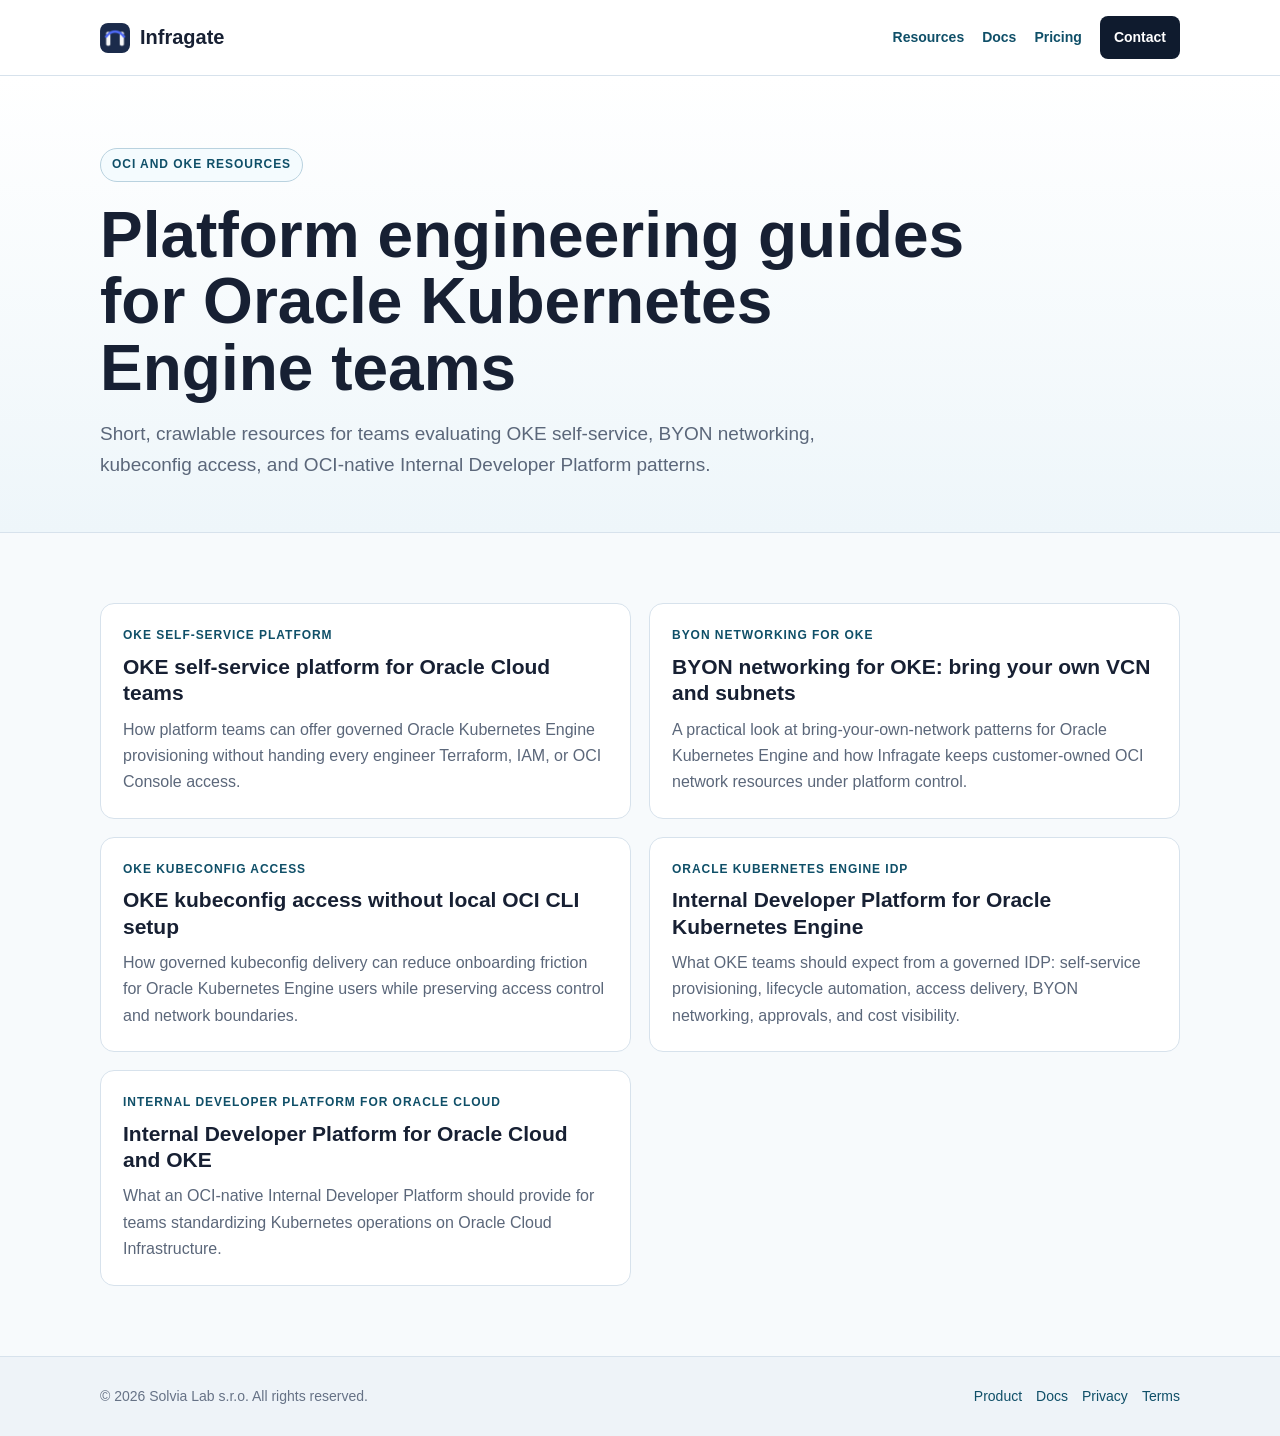
<file: resources/index.html>
<!doctype html>
<html lang="en">
<head>
  <meta charset="UTF-8">
  <meta name="viewport" content="width=device-width, initial-scale=1.0">
  <title>OCI and OKE Platform Engineering Resources - Infragate by Solvia Lab</title>
  <meta name="description" content="Guides for OCI and Oracle Kubernetes Engine teams evaluating OKE self-service platforms, BYON networking, kubeconfig access, and Internal Developer Platform patterns.">
  <link rel="canonical" href="https://infragate.cloud/resources/">
  <meta name="robots" content="index,follow,max-image-preview:large">
  <link rel="alternate" type="text/plain" href="/llms.txt" title="Infragate AI summary">
  <link rel="alternate" type="text/plain" href="/llms-full.txt" title="Infragate full AI context">
  <link rel="alternate" type="text/markdown" href="/ai.md" title="Infragate AI facts and disambiguation">
  <meta property="og:type" content="website">
  <meta property="og:url" content="https://infragate.cloud/resources/">
  <meta property="og:title" content="OCI and OKE Platform Engineering Resources - Infragate by Solvia Lab">
  <meta property="og:description" content="Guides for Oracle Kubernetes Engine self-service, BYON networking, kubeconfig access, and OCI Internal Developer Platform planning.">
  <meta property="og:site_name" content="Infragate">
  <meta property="og:image" content="https://infragate.cloud/assets/og-image.png">
  <meta name="twitter:card" content="summary_large_image">
  <meta name="twitter:image" content="https://infragate.cloud/assets/og-image.png">
  <link rel="icon" href="/favicon.ico" sizes="any">
  <link rel="icon" type="image/png" sizes="48x48" href="/favicon-48x48.png">
  <link rel="icon" type="image/png" sizes="192x192" href="/favicon-192x192.png">
  <link rel="apple-touch-icon" sizes="192x192" href="/favicon-192x192.png">
  <link rel="manifest" href="/site.webmanifest">
  <link rel="stylesheet" href="../assets/resource-pages.css">
  <script type="application/ld+json">
{
    "name":  "Infragate OCI and OKE platform engineering resources",
    "publisher":  {
                      "url":  "https://solvialab.tech/",
                      "name":  "Solvia Lab s.r.o.",
                      "@type":  "Organization"
                  },
    "@context":  "https://schema.org",
    "description":  "SEO and product resources for Oracle Kubernetes Engine self-service, BYON networking, kubeconfig access, and OCI Internal Developer Platform planning.",
    "hasPart":  [
                    {
                        "url":  "https://infragate.cloud/resources/oke-self-service-platform.html",
                        "headline":  "OKE self-service platform for Oracle Cloud teams",
                        "@type":  "Article"
                    },
                    {
                        "url":  "https://infragate.cloud/resources/byon-networking-for-oke.html",
                        "headline":  "BYON networking for OKE: bring your own VCN and subnets",
                        "@type":  "Article"
                    },
                    {
                        "url":  "https://infragate.cloud/resources/oke-kubeconfig-access-without-oci-cli.html",
                        "headline":  "OKE kubeconfig access without local OCI CLI setup",
                        "@type":  "Article"
                    },
                    {
                        "url":  "https://infragate.cloud/resources/internal-developer-platform-for-oracle-cloud.html",
                        "headline":  "Internal Developer Platform for Oracle Cloud and OKE",
                        "@type":  "Article"
                    },
                    {
                        "url":  "https://infragate.cloud/resources/internal-developer-platform-for-oracle-kubernetes-engine.html",
                        "headline":  "Internal Developer Platform for Oracle Kubernetes Engine",
                        "@type":  "Article"
                    }
                ],
    "@type":  "CollectionPage",
    "url":  "https://infragate.cloud/resources/"
}
  </script>
  <style>
    .resource-grid { display:grid; grid-template-columns:repeat(2,minmax(0,1fr)); gap:18px; margin-top:28px; }
    .resource-card { display:block; background:#fff; border:1px solid var(--line); border-radius:14px; padding:22px; color:var(--text); }
    .resource-card:hover { text-decoration:none; border-color:#8fb8cb; box-shadow:0 12px 28px rgba(15,27,46,.08); }
    .resource-card span { display:block; color:var(--brand); font-size:12px; font-weight:900; text-transform:uppercase; letter-spacing:.08em; margin-bottom:8px; }
    .resource-card strong { display:block; font-size:21px; line-height:1.25; margin-bottom:10px; }
    .resource-card em { display:block; font-style:normal; color:var(--muted); }
    @media(max-width:760px){.resource-grid{grid-template-columns:1fr}}
    @media(prefers-color-scheme:dark){.resource-card{background:#111b2f;color:#f8fbff;border-color:#26344a}.resource-card em{color:#a9b6c8}}
  </style>
</head>
<body>
  <header class="site-header"><div class="nav"><a class="brand" href="/"><img src="../assets/infragate-logo.png" alt="" width="30" height="30"> Infragate</a><nav class="nav-links" aria-label="Main navigation"><a href="/resources/">Resources</a><a href="/docs/">Docs</a><a href="/#pricing">Pricing</a><a class="nav-cta" href="mailto:hello@infragate.cloud">Contact</a></nav></div></header>
  <main>
    <section class="hero"><div class="hero-inner"><span class="kicker">OCI and OKE resources</span><h1>Platform engineering guides for Oracle Kubernetes Engine teams</h1><p class="lede">Short, crawlable resources for teams evaluating OKE self-service, BYON networking, kubeconfig access, and OCI-native Internal Developer Platform patterns.</p></div></section>
    <section class="layout" style="display:block"><div class="resource-grid">
        <a class="resource-card" href="/resources/oke-self-service-platform.html"><span>OKE self-service platform</span><strong>OKE self-service platform for Oracle Cloud teams</strong><em>How platform teams can offer governed Oracle Kubernetes Engine provisioning without handing every engineer Terraform, IAM, or OCI Console access.</em></a>
        <a class="resource-card" href="/resources/byon-networking-for-oke.html"><span>BYON networking for OKE</span><strong>BYON networking for OKE: bring your own VCN and subnets</strong><em>A practical look at bring-your-own-network patterns for Oracle Kubernetes Engine and how Infragate keeps customer-owned OCI network resources under platform control.</em></a>
        <a class="resource-card" href="/resources/oke-kubeconfig-access-without-oci-cli.html"><span>OKE kubeconfig access</span><strong>OKE kubeconfig access without local OCI CLI setup</strong><em>How governed kubeconfig delivery can reduce onboarding friction for Oracle Kubernetes Engine users while preserving access control and network boundaries.</em></a>
        <a class="resource-card" href="/resources/internal-developer-platform-for-oracle-kubernetes-engine.html"><span>Oracle Kubernetes Engine IDP</span><strong>Internal Developer Platform for Oracle Kubernetes Engine</strong><em>What OKE teams should expect from a governed IDP: self-service provisioning, lifecycle automation, access delivery, BYON networking, approvals, and cost visibility.</em></a>
        <a class="resource-card" href="/resources/internal-developer-platform-for-oracle-cloud.html"><span>Internal Developer Platform for Oracle Cloud</span><strong>Internal Developer Platform for Oracle Cloud and OKE</strong><em>What an OCI-native Internal Developer Platform should provide for teams standardizing Kubernetes operations on Oracle Cloud Infrastructure.</em></a>
      </div></section>
  </main>
  <footer class="site-footer"><div class="footer-inner"><span>&copy; 2026 Solvia Lab s.r.o. All rights reserved.</span><nav aria-label="Footer links"><a href="/">Product</a><a href="/docs/">Docs</a><a href="/legal/privacy.html">Privacy</a><a href="/legal/terms.html">Terms</a></nav></div></footer>
</body>
</html>
</file>
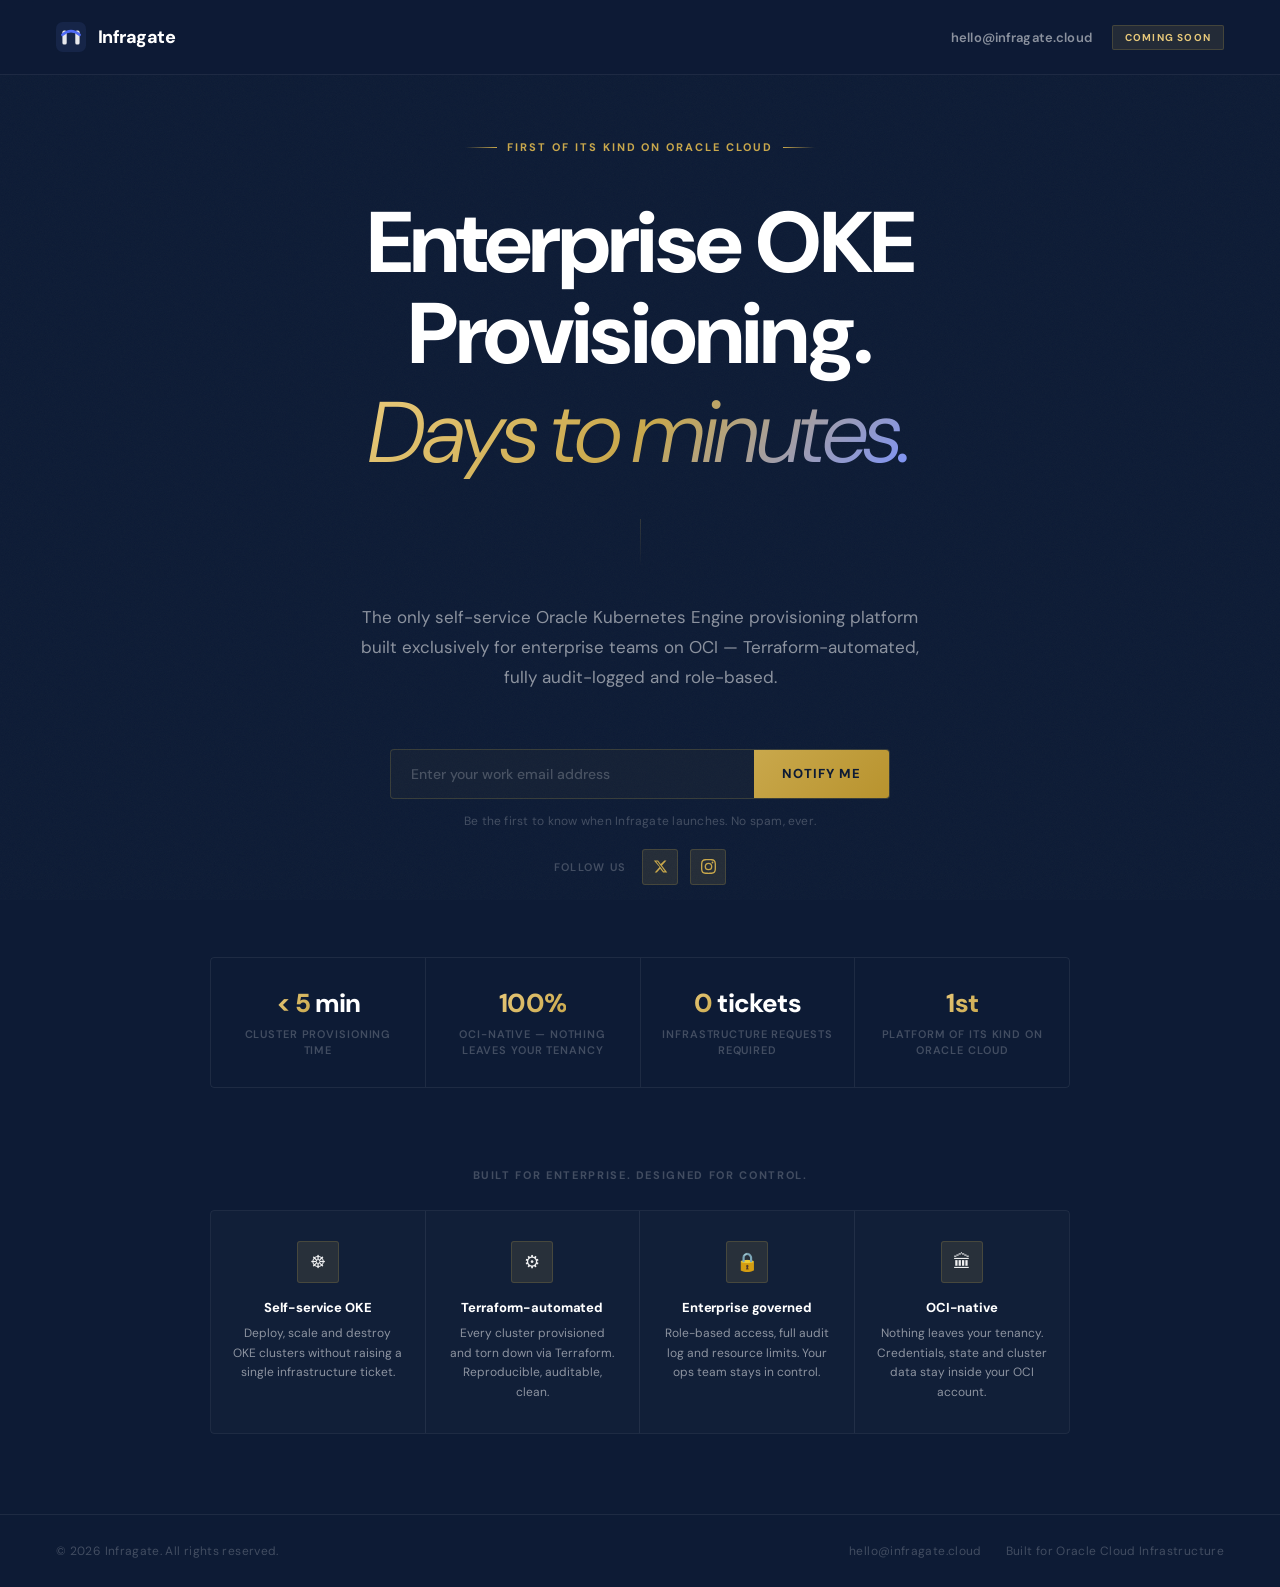
<file: infragate-coming-soon.html>
<!DOCTYPE html>
<html lang="en">
<head>
  <meta charset="UTF-8">
  <meta name="viewport" content="width=device-width, initial-scale=1.0">
  <title>Infragate | OCI</title>
  <meta name="description" content="The only enterprise self-service OKE provisioning platform built exclusively for Oracle Cloud. Coming soon.">
  <link rel="icon" type="image/svg+xml" href="data:image/svg+xml,%3Csvg xmlns='http://www.w3.org/2000/svg' viewBox='0 0 28 28'%3E%3Crect width='28' height='28' rx='6' fill='%231B2B4B'/%3E%3Crect x='6' y='8' width='4' height='13' rx='1.5' fill='white'/%3E%3Crect x='18' y='8' width='4' height='13' rx='1.5' fill='white'/%3E%3Cpath d='M6 12 Q14 5 22 12' stroke='%234F6AF5' stroke-width='2.5' fill='none' stroke-linecap='round'/%3E%3C/svg%3E">
  <link rel="preconnect" href="https://fonts.googleapis.com">
  <link href="https://fonts.googleapis.com/css2?family=DM+Sans:ital,wght@0,300;0,400;0,500;0,600;1,300;1,400&family=JetBrains+Mono:wght@400;500&display=swap" rel="stylesheet">
  <style>
    *, *::before, *::after { box-sizing: border-box; margin: 0; padding: 0; }

    :root {
      --navy:      #0D1B35;
      --navy-2:    #111F3E;
      --navy-3:    #162548;
      --indigo:    #4F6AF5;
      --indigo-lt: #7B93FF;
      --gold:      #C9A84C;
      --gold-lt:   #E8C97A;
      --gold-dim:  rgba(201,168,76,.12);
      --white:     #FFFFFF;
      --text:      rgba(255,255,255,.93);
      --text-2:    rgba(255,255,255,.52);
      --text-3:    rgba(255,255,255,.22);
      --border:    rgba(255,255,255,.07);
      --border-gold: rgba(201,168,76,.2);
    }

    html { scroll-behavior: smooth; }

    body {
      font-family: 'DM Sans', sans-serif;
      background: var(--navy);
      color: var(--text);
      min-height: 100vh;
      overflow-x: hidden;
    }

    #bg-canvas {
      position: fixed; inset: 0; z-index: 0;
      pointer-events: none;
    }

    .noise {
      position: fixed; inset: 0; z-index: 1;
      pointer-events: none; opacity: .032;
      background-image: url("data:image/svg+xml,%3Csvg viewBox='0 0 256 256' xmlns='http://www.w3.org/2000/svg'%3E%3Cfilter id='noise'%3E%3CfeTurbulence type='fractalNoise' baseFrequency='0.9' numOctaves='4' stitchTiles='stitch'/%3E%3C/filter%3E%3Crect width='100%25' height='100%25' filter='url(%23noise)'/%3E%3C/svg%3E");
      background-size: 180px;
    }

    /* ── Nav ── */
    nav {
      position: fixed; top: 0; left: 0; right: 0; z-index: 100;
      display: flex; align-items: center; justify-content: space-between;
      padding: 22px 56px;
      border-bottom: 1px solid var(--border);
      background: rgba(13,27,53,.85);
      backdrop-filter: blur(20px);
    }

    .nav-logo {
      display: flex; align-items: center; gap: 12px;
      font-size: 18px; font-weight: 800; letter-spacing: -.03em;
      color: var(--white); text-decoration: none;
    }

    .nav-right { display: flex; align-items: center; gap: 20px; }

    .nav-badge {
      font-size: 10px; font-weight: 700; letter-spacing: .12em;
      text-transform: uppercase;
      background: var(--gold-dim);
      border: 1px solid var(--border-gold);
      color: var(--gold-lt);
      padding: 5px 12px; border-radius: 2px;
    }

    .nav-contact {
      font-size: 13px; font-weight: 600; color: var(--text-2);
      text-decoration: none; letter-spacing: .01em; transition: color .2s;
    }
    .nav-contact:hover { color: var(--white); }

    /* ── Page ── */
    .page {
      position: relative; z-index: 2;
      min-height: 100vh; display: flex; flex-direction: column;
    }

    .hero-wrap {
      flex: 1; display: flex; align-items: center; justify-content: center;
      padding: 140px 56px 80px;
    }

    .hero {
      max-width: 860px; width: 100%;
      display: flex; flex-direction: column; align-items: center;
      text-align: center;
    }

    /* ── Eyebrow ── */
    .eyebrow {
      display: inline-flex; align-items: center; gap: 10px;
      margin-bottom: 44px;
      opacity: 0; animation: rise .9s .1s ease forwards;
    }

    .eyebrow-line {
      width: 32px; height: 1px;
      background: linear-gradient(90deg, transparent, var(--gold));
    }
    .eyebrow-line.r { background: linear-gradient(90deg, var(--gold), transparent); }

    .eyebrow-text {
      font-size: 11px; font-weight: 700; letter-spacing: .18em;
      text-transform: uppercase; color: var(--gold);
    }

    /* ── Headlines ── */
    .hero-title {
      font-size: clamp(46px, 7vw, 86px);
      font-weight: 800; line-height: 1.06; letter-spacing: -.03em;
      color: var(--white); margin-bottom: 8px;
      opacity: 0; animation: rise .9s .2s ease forwards;
    }

    .hero-title-2 {
      font-size: clamp(46px, 7vw, 86px);
      font-weight: 300; line-height: 1.06; letter-spacing: -.03em;
      font-style: italic; margin-bottom: 40px;
      opacity: 0; animation: rise .9s .3s ease forwards;
      background: linear-gradient(135deg, var(--gold-lt) 0%, var(--gold) 50%, var(--indigo-lt) 100%);
      -webkit-background-clip: text; -webkit-text-fill-color: transparent;
      background-clip: text;
    }

    .hero-divider {
      width: 1px; height: 48px;
      background: linear-gradient(180deg, var(--border-gold), transparent);
      margin: 0 auto 36px;
      opacity: 0; animation: rise .9s .35s ease forwards;
    }

    .hero-sub {
      font-size: 17px; font-weight: 400; line-height: 1.75; color: var(--text-2);
      max-width: 560px; margin: 0 auto 56px;
      opacity: 0; animation: rise .9s .4s ease forwards;
    }

    /* ── Form ── */
    .form-outer {
      width: 100%; max-width: 500px;
      opacity: 0; animation: rise .9s .5s ease forwards;
    }

    .form-wrap {
      display: flex;
      border: 1px solid var(--border-gold);
      border-radius: 4px; overflow: hidden;
      background: rgba(201,168,76,.04);
      transition: border-color .3s, box-shadow .3s;
    }

    .form-wrap:focus-within {
      border-color: rgba(201,168,76,.5);
      box-shadow: 0 0 0 3px rgba(201,168,76,.08), 0 8px 32px rgba(0,0,0,.3);
    }

    .email-input {
      flex: 1; padding: 15px 20px;
      background: transparent; border: none;
      font-family: 'DM Sans', sans-serif;
      font-size: 14px; font-weight: 500; color: var(--white); outline: none;
    }
    .email-input::placeholder { color: var(--text-3); }

    .btn-notify {
      padding: 15px 28px;
      background: linear-gradient(135deg, var(--gold) 0%, #B8932E 100%);
      border: none; cursor: pointer;
      font-family: 'DM Sans', sans-serif;
      font-size: 13px; font-weight: 800;
      letter-spacing: .08em; text-transform: uppercase;
      color: var(--navy); white-space: nowrap;
      transition: filter .2s, transform .15s;
    }
    .btn-notify:hover { filter: brightness(1.12); }
    .btn-notify:active { transform: scale(.98); }

    .form-note { margin-top: 14px; font-size: 12px; color: var(--text-3); letter-spacing: .02em; }

    .success-msg {
      display: none; font-size: 14px; font-weight: 600;
      color: var(--gold-lt); letter-spacing: .02em; margin-top: 16px;
    }

    /* ── Stats ── */
    .stats {
      display: flex; margin-top: 72px; width: 100%;
      border: 1px solid var(--border); border-radius: 4px; overflow: hidden;
      opacity: 0; animation: rise .9s .65s ease forwards;
    }

    .stat {
      flex: 1; padding: 28px 20px;
      border-right: 1px solid var(--border); text-align: center;
      transition: background .3s;
    }
    .stat:last-child { border-right: none; }
    .stat:hover { background: rgba(201,168,76,.04); }

    .stat-val {
      font-size: 26px; font-weight: 800; letter-spacing: -.03em;
      color: var(--white); margin-bottom: 6px;
    }
    .stat-val span {
      background: linear-gradient(135deg, var(--gold-lt), var(--gold));
      -webkit-background-clip: text; -webkit-text-fill-color: transparent;
      background-clip: text;
    }

    .stat-label {
      font-size: 11px; font-weight: 600;
      letter-spacing: .08em; text-transform: uppercase; color: var(--text-3);
      line-height: 1.5;
    }

    /* ── Pillars ── */
    .pillars-title {
      font-size: 11px; font-weight: 700; letter-spacing: .15em;
      text-transform: uppercase; color: var(--text-3);
      margin: 80px 0 28px;
      opacity: 0; animation: rise .9s .75s ease forwards;
    }

    .pillars {
      display: grid; grid-template-columns: repeat(4, 1fr);
      width: 100%; border: 1px solid var(--border);
      border-radius: 4px; overflow: hidden;
      opacity: 0; animation: rise .9s .85s ease forwards;
    }

    .pillar {
      padding: 30px 22px;
      background: rgba(255,255,255,.02);
      border-right: 1px solid var(--border);
      display: flex; flex-direction: column; align-items: center; text-align: center;
      transition: background .3s; position: relative; overflow: hidden;
    }
    .pillar::before {
      content: ''; position: absolute; top: 0; left: 0; right: 0; height: 1px;
      background: linear-gradient(90deg, transparent, rgba(201,168,76,.3), transparent);
      opacity: 0; transition: opacity .3s;
    }
    .pillar:hover { background: rgba(201,168,76,.04); }
    .pillar:hover::before { opacity: 1; }
    .pillar:last-child { border-right: none; }

    .pillar-ico {
      width: 42px; height: 42px; border: 1px solid var(--border-gold);
      border-radius: 3px; display: flex; align-items: center; justify-content: center;
      font-size: 18px; margin-bottom: 16px; background: var(--gold-dim);
    }

    .pillar-title {
      font-size: 13px; font-weight: 800; letter-spacing: -.01em;
      color: var(--white); margin-bottom: 8px;
    }

    .pillar-desc { font-size: 12px; line-height: 1.65; color: var(--text-2); }

    /* ── Footer ── */
    footer {
      position: relative; z-index: 2;
      display: flex; align-items: center; justify-content: space-between;
      padding: 28px 56px;
      border-top: 1px solid var(--border);
      font-size: 12px; color: var(--text-3); letter-spacing: .03em;
    }
    footer a { color: var(--text-3); text-decoration: none; transition: color .2s; }
    footer a:hover { color: var(--gold-lt); }
    .footer-right { display: flex; gap: 24px; }

    /* ── Animation ── */
    @keyframes rise {
      from { opacity: 0; transform: translateY(20px); }
      to   { opacity: 1; transform: translateY(0); }
    }

    /* ── Responsive ── */
    @media (max-width: 768px) {
      nav { padding: 18px 24px; }
      .hero-wrap { padding: 120px 24px 60px; }
      .pillars { grid-template-columns: repeat(2, 1fr); }
      .stats { flex-wrap: wrap; }
      .stat { flex: 1 1 50%; border-bottom: 1px solid var(--border); }
      footer { flex-direction: column; gap: 12px; text-align: center; padding: 24px; }
    }
    @media (max-width: 480px) {
      .pillars { grid-template-columns: 1fr; }
      .form-wrap { flex-direction: column; }
      .stat { flex: 1 1 100%; }
    }

    /* ── Social row ── */
    .social-row {
      display: flex; align-items: center; justify-content: center; gap: 12px;
      margin-top: 20px;
    }
    .social-label {
      font-size: 11px; font-weight: 600; letter-spacing: .12em;
      text-transform: uppercase; color: var(--text-3);
      margin-right: 4px;
    }
    .social-btn {
      width: 36px; height: 36px;
      border: 1px solid var(--border-gold); border-radius: 3px;
      background: var(--gold-dim);
      display: flex; align-items: center; justify-content: center;
      color: var(--gold); text-decoration: none;
      transition: background .2s, color .2s, border-color .2s, transform .15s;
    }
    .social-btn:hover {
      background: rgba(201,168,76,.2); color: var(--gold-lt);
      border-color: rgba(201,168,76,.4); transform: translateY(-2px);
    }
  </style>
</head>
<body>

<canvas id="bg-canvas"></canvas>
<div class="noise"></div>

<nav>
  <a class="nav-logo" href="#">
    <svg width="30" height="30" viewBox="0 0 28 28" fill="none">
      <rect width="28" height="28" rx="6" fill="#162548"/>
      <rect x="6" y="8" width="4" height="13" rx="1.5" fill="white" opacity="0.9"/>
      <rect x="18" y="8" width="4" height="13" rx="1.5" fill="white" opacity="0.9"/>
      <path d="M6 12 Q14 5 22 12" stroke="#4F6AF5" stroke-width="2.5" fill="none" stroke-linecap="round"/>
    </svg>
    Infragate
  </a>
  <div class="nav-right">
    <a class="nav-contact" href="mailto:hello@infragate.cloud">hello@infragate.cloud</a>
    <span class="nav-badge">Coming Soon</span>
  </div>
</nav>

<div class="page">
  <div class="hero-wrap">
    <div class="hero">

      <div class="eyebrow">
        <div class="eyebrow-line"></div>
        <span class="eyebrow-text">First of its kind on Oracle Cloud</span>
        <div class="eyebrow-line r"></div>
      </div>

      <h1 class="hero-title">Enterprise OKE Provisioning.</h1>
      <h2 class="hero-title-2">Days to minutes.</h2>
      <div class="hero-divider"></div>

      <p class="hero-sub">
        The only self-service Oracle Kubernetes Engine provisioning platform built exclusively for enterprise teams on OCI — Terraform-automated, fully audit-logged and role-based.
      </p>

      <div class="form-outer">
        <form name="notify" method="POST" data-netlify="true" onsubmit="handleNotify(event)">
          <input type="hidden" name="form-name" value="notify">
          <div class="form-wrap" id="form-wrap">
            <input class="email-input" type="email" name="email" id="email-input" placeholder="Enter your work email address">
            <button class="btn-notify" type="submit">Notify Me</button>
          </div>
        </form>
        <p class="form-note" id="form-note">Be the first to know when Infragate launches. No spam, ever.</p>
        <div class="success-msg" id="success-msg">✦ &nbsp;You're on the list — we'll be in touch.</div>
        <div class="social-row">
          <span class="social-label">Follow us</span>
          <a class="social-btn" href="https://x.com/infragatek8s" target="_blank" aria-label="X / Twitter">
            <svg width="15" height="15" viewBox="0 0 24 24" fill="currentColor"><path d="M18.244 2.25h3.308l-7.227 8.26 8.502 11.24H16.17l-4.714-6.231-5.401 6.231H2.746l7.73-8.835L1.254 2.25H8.08l4.253 5.622 5.911-5.622zm-1.161 17.52h1.833L7.084 4.126H5.117z"/></svg>
          </a>
          <a class="social-btn" href="https://www.instagram.com/infragatek8s/" target="_blank" aria-label="Instagram">
            <svg width="15" height="15" viewBox="0 0 24 24" fill="currentColor"><path d="M12 2.163c3.204 0 3.584.012 4.85.07 3.252.148 4.771 1.691 4.919 4.919.058 1.265.069 1.645.069 4.849 0 3.205-.012 3.584-.069 4.849-.149 3.225-1.664 4.771-4.919 4.919-1.266.058-1.644.07-4.85.07-3.204 0-3.584-.012-4.849-.07-3.26-.149-4.771-1.699-4.919-4.92-.058-1.265-.07-1.644-.07-4.849 0-3.204.013-3.583.07-4.849.149-3.227 1.664-4.771 4.919-4.919 1.266-.057 1.645-.069 4.849-.069zM12 0C8.741 0 8.333.014 7.053.072 2.695.272.273 2.69.073 7.052.014 8.333 0 8.741 0 12c0 3.259.014 3.668.072 4.948.2 4.358 2.618 6.78 6.98 6.98C8.333 23.986 8.741 24 12 24c3.259 0 3.668-.014 4.948-.072 4.354-.2 6.782-2.618 6.979-6.98.059-1.28.073-1.689.073-4.948 0-3.259-.014-3.667-.072-4.947-.196-4.354-2.617-6.78-6.979-6.98C15.668.014 15.259 0 12 0zm0 5.838a6.162 6.162 0 100 12.324 6.162 6.162 0 000-12.324zM12 16a4 4 0 110-8 4 4 0 010 8zm6.406-11.845a1.44 1.44 0 100 2.881 1.44 1.44 0 000-2.881z"/></svg>
          </a>
        </div>
      </div>

      <div class="stats">
        <div class="stat">
          <div class="stat-val"><span>&lt; 5</span> min</div>
          <div class="stat-label">Cluster provisioning time</div>
        </div>
        <div class="stat">
          <div class="stat-val"><span>100%</span></div>
          <div class="stat-label">OCI-native — nothing leaves your tenancy</div>
        </div>
        <div class="stat">
          <div class="stat-val"><span>0</span> tickets</div>
          <div class="stat-label">Infrastructure requests required</div>
        </div>
        <div class="stat">
          <div class="stat-val"><span>1st</span></div>
          <div class="stat-label">Platform of its kind on Oracle Cloud</div>
        </div>
      </div>

      <p class="pillars-title">Built for enterprise. Designed for control.</p>

      <div class="pillars">
        <div class="pillar">
          <div class="pillar-ico">☸</div>
          <div class="pillar-title">Self-service OKE</div>
          <div class="pillar-desc">Deploy, scale and destroy OKE clusters without raising a single infrastructure ticket.</div>
        </div>
        <div class="pillar">
          <div class="pillar-ico">⚙</div>
          <div class="pillar-title">Terraform-automated</div>
          <div class="pillar-desc">Every cluster provisioned and torn down via Terraform. Reproducible, auditable, clean.</div>
        </div>
        <div class="pillar">
          <div class="pillar-ico">🔒</div>
          <div class="pillar-title">Enterprise governed</div>
          <div class="pillar-desc">Role-based access, full audit log and resource limits. Your ops team stays in control.</div>
        </div>
        <div class="pillar">
          <div class="pillar-ico">🏛</div>
          <div class="pillar-title">OCI-native</div>
          <div class="pillar-desc">Nothing leaves your tenancy. Credentials, state and cluster data stay inside your OCI account.</div>
        </div>
      </div>

    </div>
  </div>

  <footer>
    <span>© 2026 Infragate. All rights reserved.</span>
    <div class="footer-right">
      <a href="mailto:hello@infragate.cloud">hello@infragate.cloud</a>
      <span>Built for Oracle Cloud Infrastructure</span>
    </div>
  </footer>
</div>

<script>
// Animated particle background
const canvas = document.getElementById('bg-canvas');
const ctx = canvas.getContext('2d');
let W, H, particles = [];

function resize() {
  W = canvas.width  = window.innerWidth;
  H = canvas.height = window.innerHeight;
}

function initParticles() {
  particles = [];
  const count = Math.floor((W * H) / 20000);
  for (let i = 0; i < count; i++) {
    particles.push({
      x: Math.random() * W, y: Math.random() * H,
      r: Math.random() * 1.2 + 0.2,
      vx: (Math.random() - .5) * .15,
      vy: (Math.random() - .5) * .15,
      o: Math.random() * .35 + .08
    });
  }
}

function draw() {
  ctx.clearRect(0, 0, W, H);

  // Indigo glow left
  const g1 = ctx.createRadialGradient(W*.12, H*.5, 0, W*.12, H*.5, W*.65);
  g1.addColorStop(0, 'rgba(79,106,245,.10)');
  g1.addColorStop(1, 'rgba(13,27,53,0)');
  ctx.fillStyle = g1; ctx.fillRect(0, 0, W, H);

  // Gold glow top-right
  const g2 = ctx.createRadialGradient(W*.88, H*.15, 0, W*.88, H*.15, W*.45);
  g2.addColorStop(0, 'rgba(201,168,76,.06)');
  g2.addColorStop(1, 'rgba(13,27,53,0)');
  ctx.fillStyle = g2; ctx.fillRect(0, 0, W, H);

  for (let i = 0; i < particles.length; i++) {
    const p = particles[i];
    p.x += p.vx; p.y += p.vy;
    if (p.x < 0) p.x = W; if (p.x > W) p.x = 0;
    if (p.y < 0) p.y = H; if (p.y > H) p.y = 0;

    ctx.beginPath();
    ctx.arc(p.x, p.y, p.r, 0, Math.PI*2);
    ctx.fillStyle = `rgba(201,168,76,${p.o * .5})`;
    ctx.fill();

    for (let j = i+1; j < particles.length; j++) {
      const q = particles[j];
      const dx = p.x - q.x, dy = p.y - q.y;
      const dist = Math.sqrt(dx*dx + dy*dy);
      if (dist < 110) {
        ctx.beginPath();
        ctx.moveTo(p.x, p.y); ctx.lineTo(q.x, q.y);
        ctx.strokeStyle = `rgba(79,106,245,${(1 - dist/110) * .09})`;
        ctx.lineWidth = .5; ctx.stroke();
      }
    }
  }
  requestAnimationFrame(draw);
}

resize(); initParticles(); draw();
window.addEventListener('resize', () => { resize(); initParticles(); });

// Form
function handleNotify(e) {
  if (e) e.preventDefault();
  const input = document.getElementById('email-input');
  const success = document.getElementById('success-msg');
  const note = document.getElementById('form-note');
  const wrap = document.getElementById('form-wrap');
  const val = input.value.trim();
  if (!val || !val.includes('@') || !val.includes('.')) {
    wrap.style.borderColor = 'rgba(239,68,68,.5)';
    wrap.style.boxShadow = '0 0 0 3px rgba(239,68,68,.08)';
    s
</file>
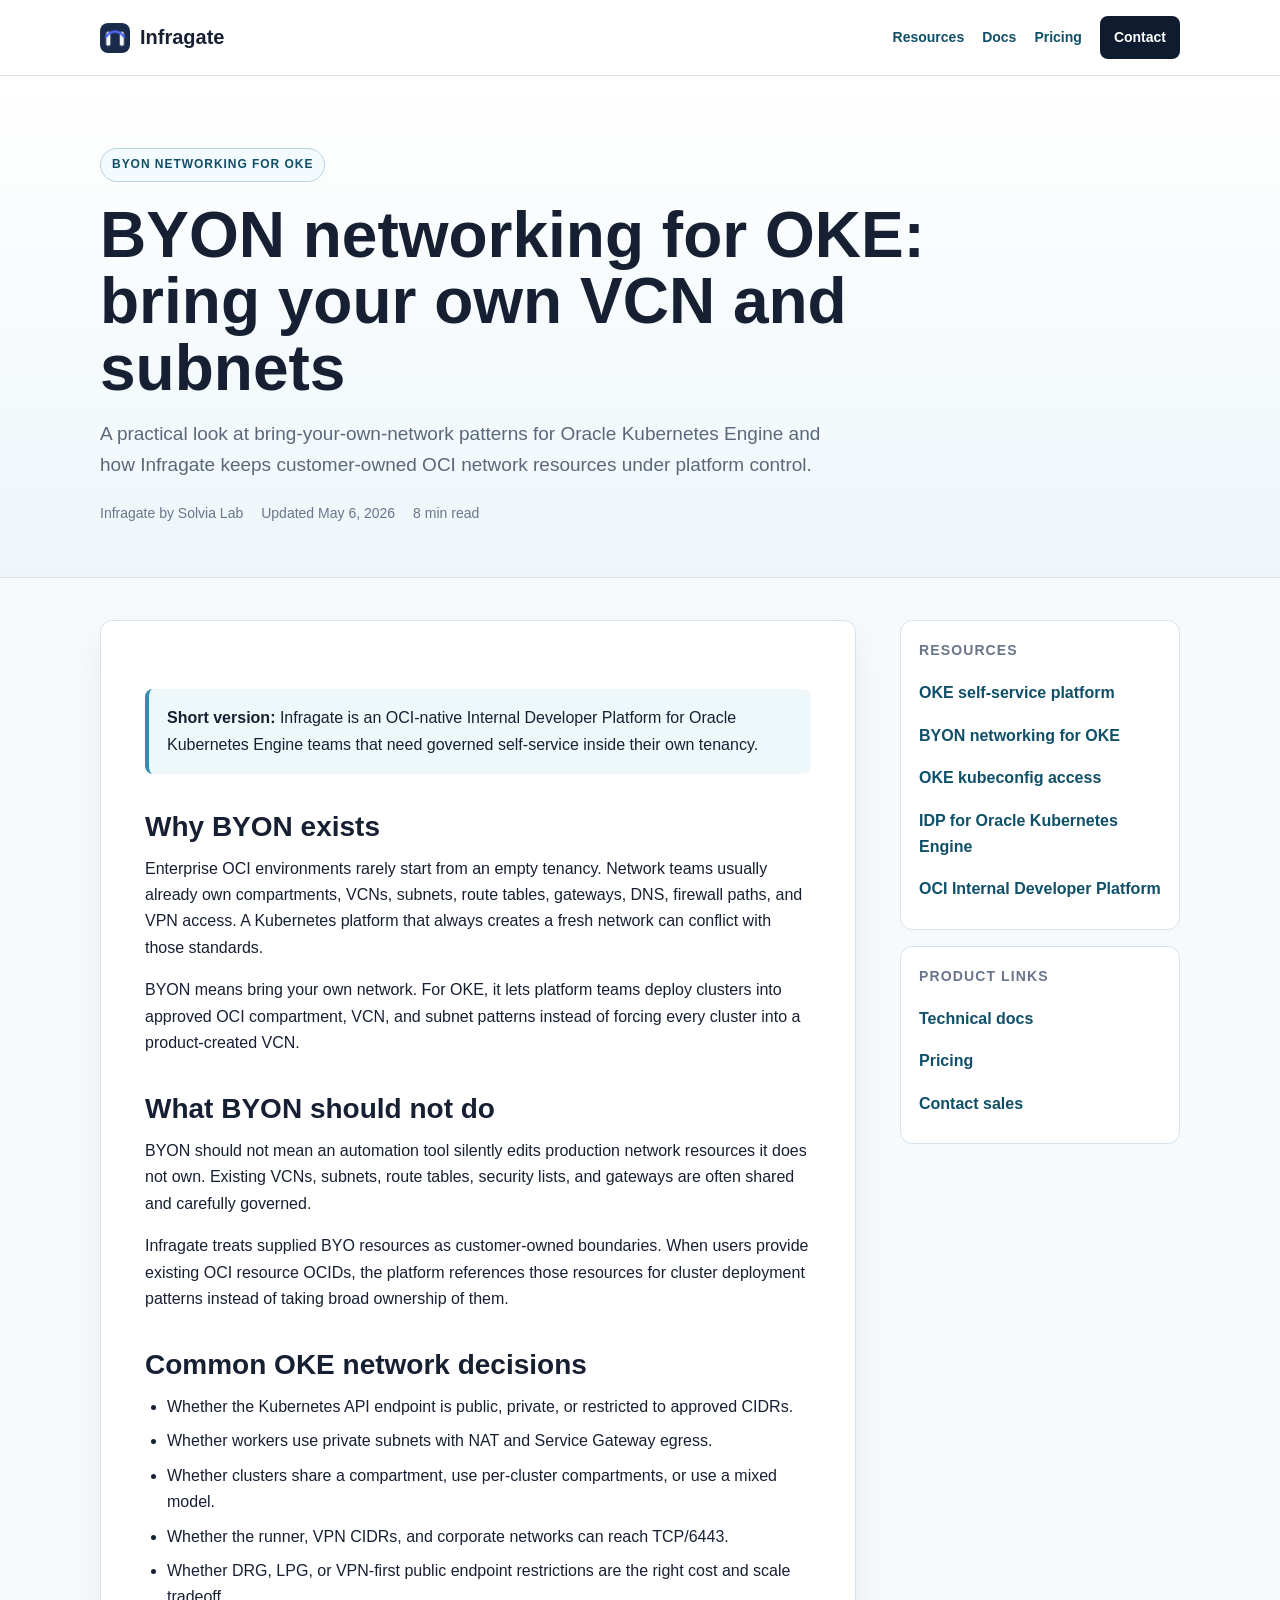
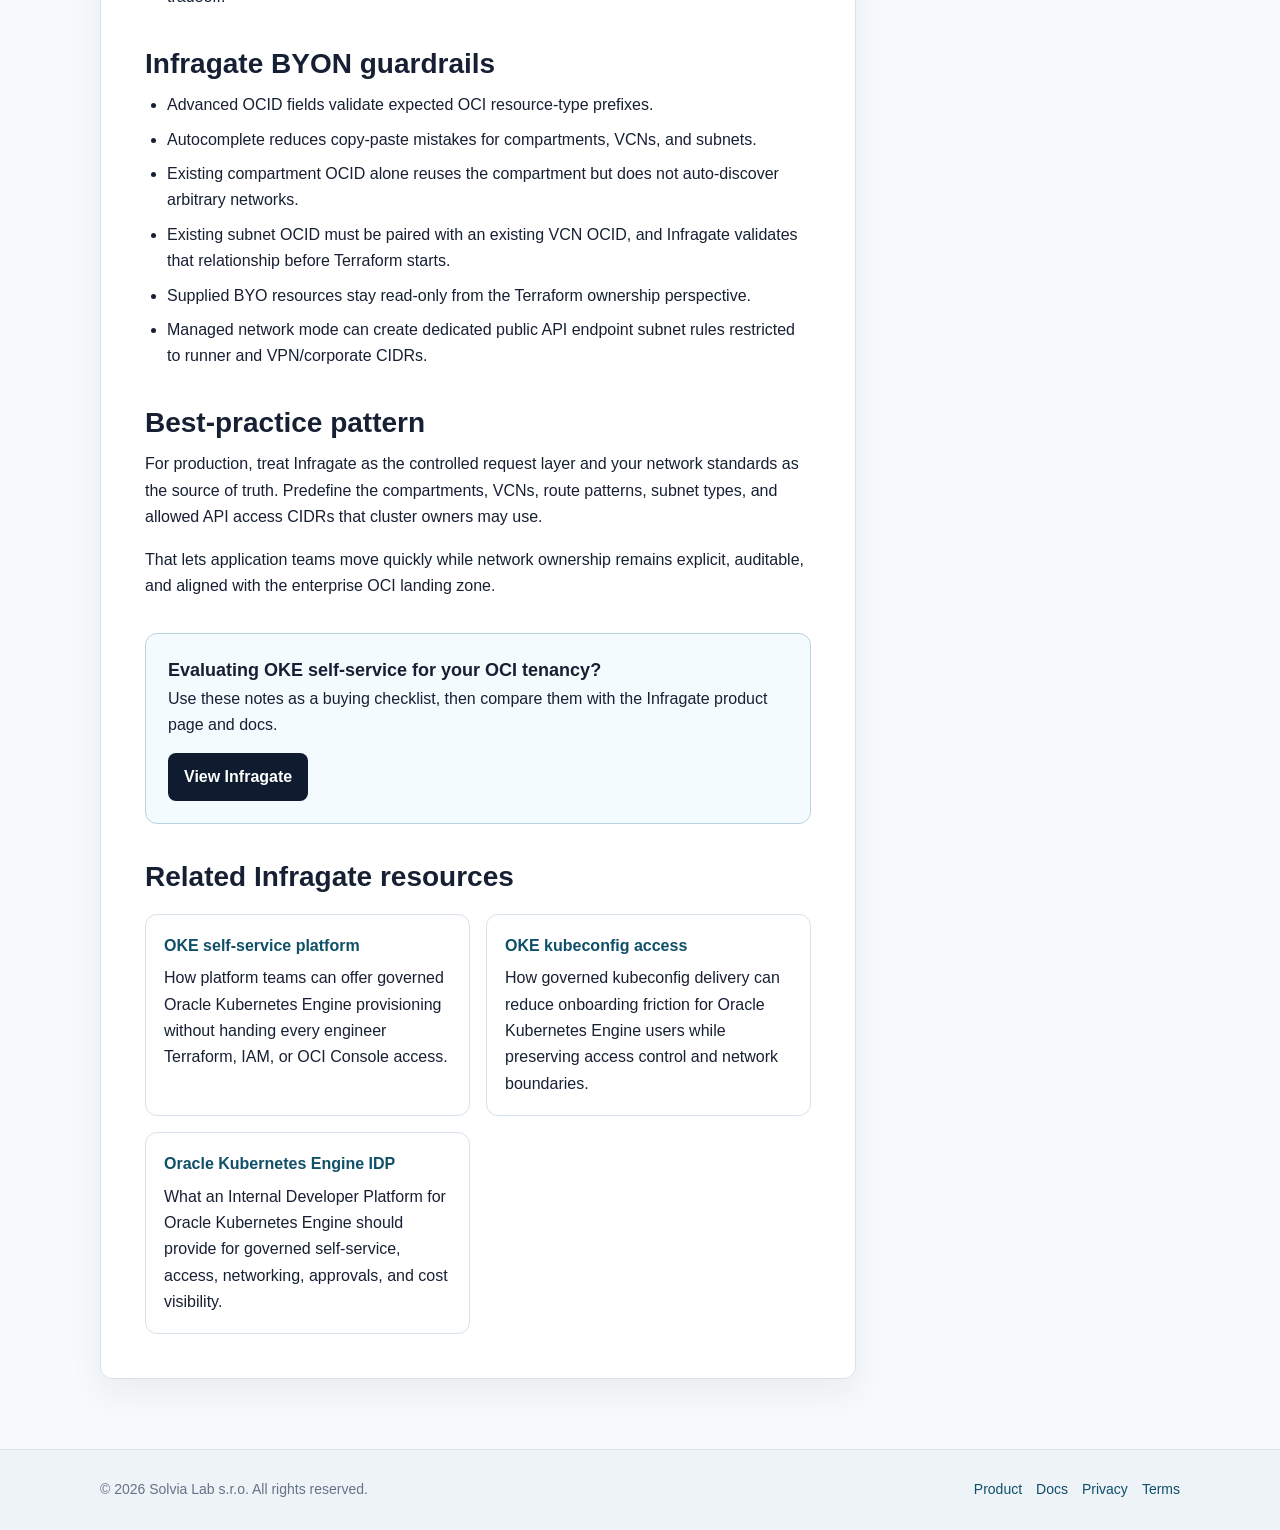
<file: resources/byon-networking-for-oke.html>
<!doctype html>
<html lang="en">
<head>
  <meta charset="UTF-8">
  <meta name="viewport" content="width=device-width, initial-scale=1.0">
  <title>BYON networking for OKE: bring your own VCN and subnets - Infragate by Solvia Lab</title>
  <meta name="description" content="A practical look at bring-your-own-network patterns for Oracle Kubernetes Engine and how Infragate keeps customer-owned OCI network resources under platform control.">
  <meta name="keywords" content="BYON OKE, bring your own network Oracle Kubernetes Engine, OCI VCN for OKE, OKE private networking">
  <link rel="canonical" href="https://infragate.cloud/resources/byon-networking-for-oke.html">
  <meta name="robots" content="index,follow,max-image-preview:large">
  <link rel="alternate" type="text/plain" href="/llms.txt" title="Infragate AI summary">
  <link rel="alternate" type="text/plain" href="/llms-full.txt" title="Infragate full AI context">
  <link rel="alternate" type="text/markdown" href="/ai.md" title="Infragate AI facts and disambiguation">
  <meta property="og:type" content="article">
  <meta property="og:url" content="https://infragate.cloud/resources/byon-networking-for-oke.html">
  <meta property="og:title" content="BYON networking for OKE: bring your own VCN and subnets - Infragate by Solvia Lab">
  <meta property="og:description" content="A practical look at bring-your-own-network patterns for Oracle Kubernetes Engine and how Infragate keeps customer-owned OCI network resources under platform control.">
  <meta property="og:site_name" content="Infragate">
  <meta property="og:image" content="https://infragate.cloud/assets/og-image.png">
  <meta property="og:image:width" content="1200">
  <meta property="og:image:height" content="630">
  <meta name="twitter:card" content="summary_large_image">
  <meta name="twitter:image" content="https://infragate.cloud/assets/og-image.png">
  <link rel="icon" href="/favicon.ico" sizes="any">
  <link rel="icon" type="image/png" sizes="48x48" href="/favicon-48x48.png">
  <link rel="icon" type="image/png" sizes="192x192" href="/favicon-192x192.png">
  <link rel="apple-touch-icon" sizes="192x192" href="/favicon-192x192.png">
  <link rel="manifest" href="/site.webmanifest">
  <link rel="stylesheet" href="../assets/resource-pages.css">
  <script type="application/ld+json">
{
    "image":  "https://infragate.cloud/assets/og-image.png",
    "datePublished":  "2026-05-02",
    "description":  "A practical look at bring-your-own-network patterns for Oracle Kubernetes Engine and how Infragate keeps customer-owned OCI network resources under platform control.",
    "@type":  "Article",
    "dateModified":  "2026-05-06",
    "headline":  "BYON networking for OKE: bring your own VCN and subnets",
    "author":  {
                   "url":  "https://solvialab.tech/",
                   "name":  "Solvia Lab s.r.o.",
                   "@type":  "Organization"
               },
    "@context":  "https://schema.org",
    "mainEntityOfPage":  "https://infragate.cloud/resources/byon-networking-for-oke.html",
    "publisher":  {
                      "name":  "Solvia Lab s.r.o.",
                      "logo":  {
                                   "@type":  "ImageObject",
                                   "url":  "https://infragate.cloud/assets/infragate-logo.png"
                               },
                      "@type":  "Organization"
                  },
    "keywords":  "BYON OKE, bring your own network Oracle Kubernetes Engine, OCI VCN for OKE, OKE private networking"
}
  </script>
</head>
<body>
  <header class="site-header">
    <div class="nav">
      <a class="brand" href="/"><img src="../assets/infragate-logo.png" alt="" width="30" height="30"> Infragate</a>
      <nav class="nav-links" aria-label="Main navigation">
        <a href="/resources/">Resources</a>
        <a href="/docs/">Docs</a>
        <a href="/#pricing">Pricing</a>
        <a class="nav-cta" href="mailto:hello@infragate.cloud">Contact</a>
      </nav>
    </div>
  </header>
  <main>
    <section class="hero">
      <div class="hero-inner">
        <span class="kicker">BYON networking for OKE</span>
        <h1>BYON networking for OKE: bring your own VCN and subnets</h1>
        <p class="lede">A practical look at bring-your-own-network patterns for Oracle Kubernetes Engine and how Infragate keeps customer-owned OCI network resources under platform control.</p>
        <div class="meta"><span>Infragate by Solvia Lab</span><span>Updated May 6, 2026</span><span>8 min read</span></div>
      </div>
    </section>
    <div class="layout">
      <article class="article">
        <div class="callout"><strong>Short version:</strong> Infragate is an OCI-native Internal Developer Platform for Oracle Kubernetes Engine teams that need governed self-service inside their own tenancy.</div>
        <h2>Why BYON exists</h2>
        <p>Enterprise OCI environments rarely start from an empty tenancy. Network teams usually already own compartments, VCNs, subnets, route tables, gateways, DNS, firewall paths, and VPN access. A Kubernetes platform that always creates a fresh network can conflict with those standards.</p>
        <p>BYON means bring your own network. For OKE, it lets platform teams deploy clusters into approved OCI compartment, VCN, and subnet patterns instead of forcing every cluster into a product-created VCN.</p>
        <h2>What BYON should not do</h2>
        <p>BYON should not mean an automation tool silently edits production network resources it does not own. Existing VCNs, subnets, route tables, security lists, and gateways are often shared and carefully governed.</p>
        <p>Infragate treats supplied BYO resources as customer-owned boundaries. When users provide existing OCI resource OCIDs, the platform references those resources for cluster deployment patterns instead of taking broad ownership of them.</p>
        <h2>Common OKE network decisions</h2>
        <ul>
          <li>Whether the Kubernetes API endpoint is public, private, or restricted to approved CIDRs.</li>
          <li>Whether workers use private subnets with NAT and Service Gateway egress.</li>
          <li>Whether clusters share a compartment, use per-cluster compartments, or use a mixed model.</li>
          <li>Whether the runner, VPN CIDRs, and corporate networks can reach TCP/6443.</li>
          <li>Whether DRG, LPG, or VPN-first public endpoint restrictions are the right cost and scale tradeoff.</li>
        </ul>
        <h2>Infragate BYON guardrails</h2>
        <ul>
          <li>Advanced OCID fields validate expected OCI resource-type prefixes.</li>
          <li>Autocomplete reduces copy-paste mistakes for compartments, VCNs, and subnets.</li>
          <li>Existing compartment OCID alone reuses the compartment but does not auto-discover arbitrary networks.</li>
          <li>Existing subnet OCID must be paired with an existing VCN OCID, and Infragate validates that relationship before Terraform starts.</li>
          <li>Supplied BYO resources stay read-only from the Terraform ownership perspective.</li>
          <li>Managed network mode can create dedicated public API endpoint subnet rules restricted to runner and VPN/corporate CIDRs.</li>
        </ul>
        <h2>Best-practice pattern</h2>
        <p>For production, treat Infragate as the controlled request layer and your network standards as the source of truth. Predefine the compartments, VCNs, route patterns, subnet types, and allowed API access CIDRs that cluster owners may use.</p>
        <p>That lets application teams move quickly while network ownership remains explicit, auditable, and aligned with the enterprise OCI landing zone.</p>
        <div class="cta-band">
          <div><strong>Evaluating OKE self-service for your OCI tenancy?</strong><span>Use these notes as a buying checklist, then compare them with the Infragate product page and docs.</span></div>
          <a class="btn" href="/">View Infragate</a>
        </div>
        <h2>Related Infragate resources</h2>
        <div class="related-grid">
          <a class="related-card" href="/resources/oke-self-service-platform.html"><span>OKE self-service platform</span>How platform teams can offer governed Oracle Kubernetes Engine provisioning without handing every engineer Terraform, IAM, or OCI Console access.</a>
          <a class="related-card" href="/resources/oke-kubeconfig-access-without-oci-cli.html"><span>OKE kubeconfig access</span>How governed kubeconfig delivery can reduce onboarding friction for Oracle Kubernetes Engine users while preserving access control and network boundaries.</a>
          <a class="related-card" href="/resources/internal-developer-platform-for-oracle-kubernetes-engine.html"><span>Oracle Kubernetes Engine IDP</span>What an Internal Developer Platform for Oracle Kubernetes Engine should provide for governed self-service, access, networking, approvals, and cost visibility.</a>
        </div>
      </article>
      <aside class="side" aria-label="Related resources">
        <div class="side-box">
          <h2>Resources</h2>
          <a href="/resources/oke-self-service-platform.html">OKE self-service platform</a>
          <a href="/resources/byon-networking-for-oke.html">BYON networking for OKE</a>
          <a href="/resources/oke-kubeconfig-access-without-oci-cli.html">OKE kubeconfig access</a>
          <a href="/resources/internal-developer-platform-for-oracle-kubernetes-engine.html">IDP for Oracle Kubernetes Engine</a>
          <a href="/resources/internal-developer-platform-for-oracle-cloud.html">OCI Internal Developer Platform</a>
        </div>
        <div class="side-box">
          <h2>Product links</h2>
          <a href="/docs/">Technical docs</a>
          <a href="/#pricing">Pricing</a>
          <a href="mailto:hello@infragate.cloud">Contact sales</a>
        </div>
      </aside>
    </div>
  </main>
  <footer class="site-footer">
    <div class="footer-inner">
      <span>&copy; 2026 Solvia Lab s.r.o. All rights reserved.</span>
      <nav aria-label="Footer links"><a href="/">Product</a><a href="/docs/">Docs</a><a href="/legal/privacy.html">Privacy</a><a href="/legal/terms.html">Terms</a></nav>
    </div>
  </footer>
</body>
</html>
</file>
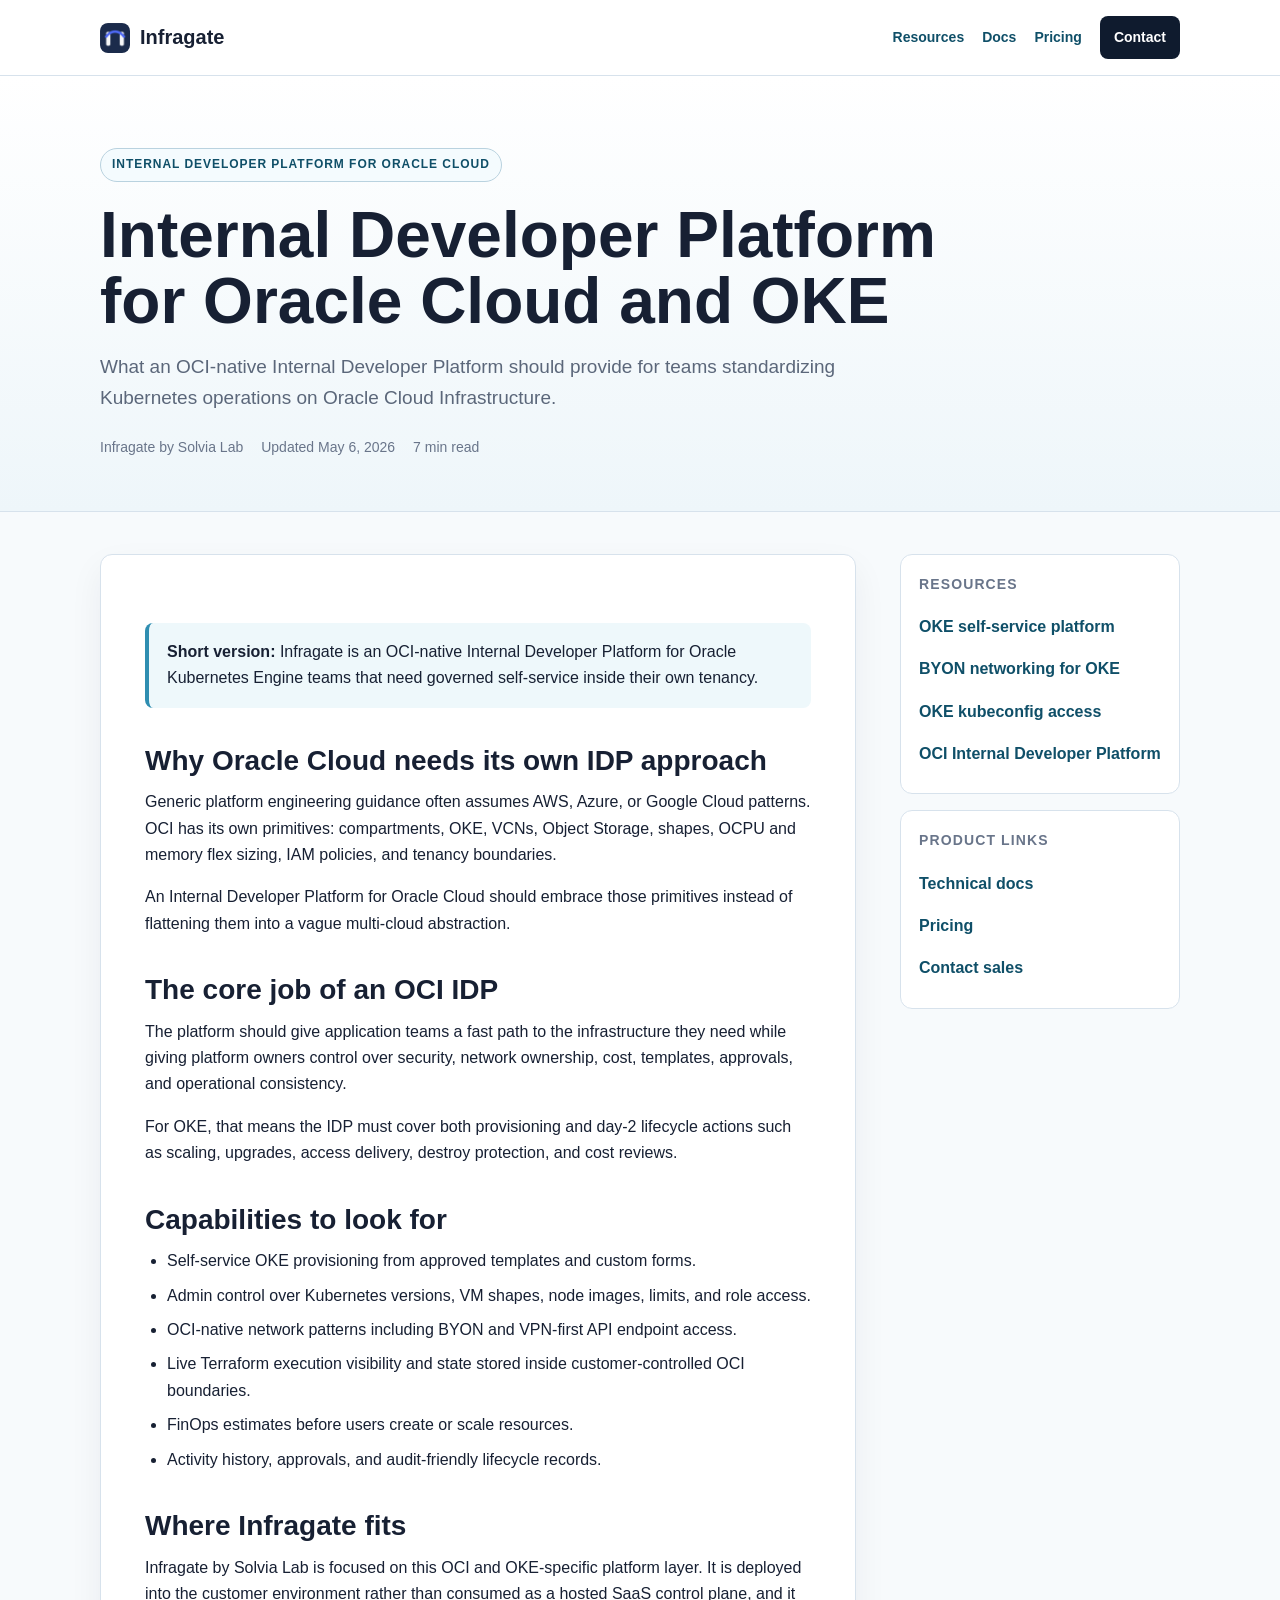
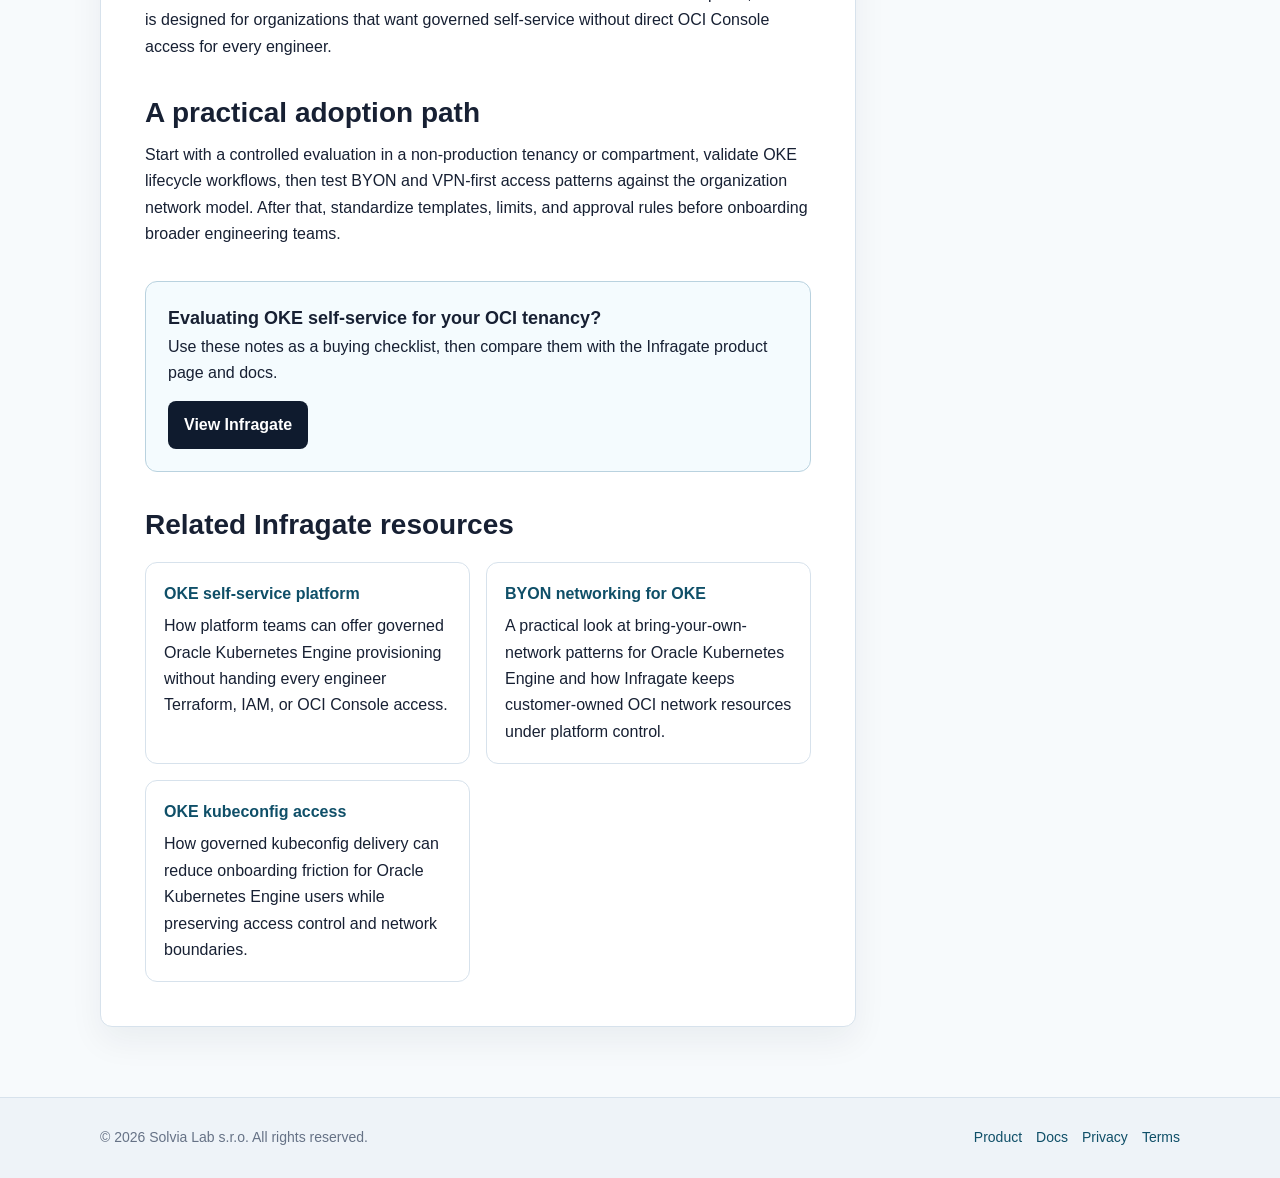
<file: resources/internal-developer-platform-for-oracle-cloud.html>
<!doctype html>
<html lang="en">
<head>
  <meta charset="UTF-8">
  <meta name="viewport" content="width=device-width, initial-scale=1.0">
  <title>Internal Developer Platform for Oracle Cloud and OKE - Infragate by Solvia Lab</title>
  <meta name="description" content="What an OCI-native Internal Developer Platform should provide for teams standardizing Kubernetes operations on Oracle Cloud Infrastructure.">
  <meta name="keywords" content="Internal Developer Platform Oracle Cloud, OCI IDP, Oracle Cloud platform engineering, OKE developer platform">
  <link rel="canonical" href="https://infragate.cloud/resources/internal-developer-platform-for-oracle-cloud.html">
  <meta name="robots" content="index,follow,max-image-preview:large">
  <link rel="alternate" type="text/plain" href="/llms.txt" title="Infragate AI summary">
  <link rel="alternate" type="text/plain" href="/llms-full.txt" title="Infragate full AI context">
  <link rel="alternate" type="text/markdown" href="/ai.md" title="Infragate AI facts and disambiguation">
  <meta property="og:type" content="article">
  <meta property="og:url" content="https://infragate.cloud/resources/internal-developer-platform-for-oracle-cloud.html">
  <meta property="og:title" content="Internal Developer Platform for Oracle Cloud and OKE - Infragate by Solvia Lab">
  <meta property="og:description" content="What an OCI-native Internal Developer Platform should provide for teams standardizing Kubernetes operations on Oracle Cloud Infrastructure.">
  <meta property="og:site_name" content="Infragate">
  <meta property="og:image" content="https://infragate.cloud/assets/og-image.png">
  <meta property="og:image:width" content="1200">
  <meta property="og:image:height" content="630">
  <meta name="twitter:card" content="summary_large_image">
  <meta name="twitter:image" content="https://infragate.cloud/assets/og-image.png">
  <link rel="icon" href="/favicon.ico" sizes="any">
  <link rel="icon" type="image/png" sizes="48x48" href="/favicon-48x48.png">
  <link rel="icon" type="image/png" sizes="192x192" href="/favicon-192x192.png">
  <link rel="apple-touch-icon" sizes="192x192" href="/favicon-192x192.png">
  <link rel="manifest" href="/site.webmanifest">
  <link rel="stylesheet" href="../assets/resource-pages.css">
  <script type="application/ld+json">
{
    "image":  "https://infragate.cloud/assets/og-image.png",
    "datePublished":  "2026-05-02",
    "description":  "What an OCI-native Internal Developer Platform should provide for teams standardizing Kubernetes operations on Oracle Cloud Infrastructure.",
    "@type":  "Article",
    "dateModified":  "2026-05-06",
    "headline":  "Internal Developer Platform for Oracle Cloud and OKE",
    "author":  {
                   "url":  "https://solvialab.tech/",
                   "name":  "Solvia Lab s.r.o.",
                   "@type":  "Organization"
               },
    "@context":  "https://schema.org",
    "mainEntityOfPage":  "https://infragate.cloud/resources/internal-developer-platform-for-oracle-cloud.html",
    "publisher":  {
                      "name":  "Solvia Lab s.r.o.",
                      "logo":  {
                                   "@type":  "ImageObject",
                                   "url":  "https://infragate.cloud/assets/infragate-logo.png"
                               },
                      "@type":  "Organization"
                  },
    "keywords":  "Internal Developer Platform Oracle Cloud, OCI IDP, Oracle Cloud platform engineering, OKE developer platform"
}
  </script>
</head>
<body>
  <header class="site-header">
    <div class="nav">
      <a class="brand" href="/"><img src="../assets/infragate-logo.png" alt="" width="30" height="30"> Infragate</a>
      <nav class="nav-links" aria-label="Main navigation">
        <a href="/resources/">Resources</a>
        <a href="/docs/">Docs</a>
        <a href="/#pricing">Pricing</a>
        <a class="nav-cta" href="mailto:hello@infragate.cloud">Contact</a>
      </nav>
    </div>
  </header>
  <main>
    <section class="hero">
      <div class="hero-inner">
        <span class="kicker">Internal Developer Platform for Oracle Cloud</span>
        <h1>Internal Developer Platform for Oracle Cloud and OKE</h1>
        <p class="lede">What an OCI-native Internal Developer Platform should provide for teams standardizing Kubernetes operations on Oracle Cloud Infrastructure.</p>
        <div class="meta"><span>Infragate by Solvia Lab</span><span>Updated May 6, 2026</span><span>7 min read</span></div>
      </div>
    </section>
    <div class="layout">
      <article class="article">
        <div class="callout"><strong>Short version:</strong> Infragate is an OCI-native Internal Developer Platform for Oracle Kubernetes Engine teams that need governed self-service inside their own tenancy.</div>
        <h2>Why Oracle Cloud needs its own IDP approach</h2>
        <p>Generic platform engineering guidance often assumes AWS, Azure, or Google Cloud patterns. OCI has its own primitives: compartments, OKE, VCNs, Object Storage, shapes, OCPU and memory flex sizing, IAM policies, and tenancy boundaries.</p>
        <p>An Internal Developer Platform for Oracle Cloud should embrace those primitives instead of flattening them into a vague multi-cloud abstraction.</p>
        <h2>The core job of an OCI IDP</h2>
        <p>The platform should give application teams a fast path to the infrastructure they need while giving platform owners control over security, network ownership, cost, templates, approvals, and operational consistency.</p>
        <p>For OKE, that means the IDP must cover both provisioning and day-2 lifecycle actions such as scaling, upgrades, access delivery, destroy protection, and cost reviews.</p>
        <h2>Capabilities to look for</h2>
        <ul>
          <li>Self-service OKE provisioning from approved templates and custom forms.</li>
          <li>Admin control over Kubernetes versions, VM shapes, node images, limits, and role access.</li>
          <li>OCI-native network patterns including BYON and VPN-first API endpoint access.</li>
          <li>Live Terraform execution visibility and state stored inside customer-controlled OCI boundaries.</li>
          <li>FinOps estimates before users create or scale resources.</li>
          <li>Activity history, approvals, and audit-friendly lifecycle records.</li>
        </ul>
        <h2>Where Infragate fits</h2>
        <p>Infragate by Solvia Lab is focused on this OCI and OKE-specific platform layer. It is deployed into the customer environment rather than consumed as a hosted SaaS control plane, and it is designed for organizations that want governed self-service without direct OCI Console access for every engineer.</p>
        <h2>A practical adoption path</h2>
        <p>Start with a controlled evaluation in a non-production tenancy or compartment, validate OKE lifecycle workflows, then test BYON and VPN-first access patterns against the organization network model. After that, standardize templates, limits, and approval rules before onboarding broader engineering teams.</p>
        <div class="cta-band">
          <div><strong>Evaluating OKE self-service for your OCI tenancy?</strong><span>Use these notes as a buying checklist, then compare them with the Infragate product page and docs.</span></div>
          <a class="btn" href="/">View Infragate</a>
        </div>
        <h2>Related Infragate resources</h2>
        <div class="related-grid">
          <a class="related-card" href="/resources/oke-self-service-platform.html"><span>OKE self-service platform</span>How platform teams can offer governed Oracle Kubernetes Engine provisioning without handing every engineer Terraform, IAM, or OCI Console access.</a>
          <a class="related-card" href="/resources/byon-networking-for-oke.html"><span>BYON networking for OKE</span>A practical look at bring-your-own-network patterns for Oracle Kubernetes Engine and how Infragate keeps customer-owned OCI network resources under platform control.</a>
          <a class="related-card" href="/resources/oke-kubeconfig-access-without-oci-cli.html"><span>OKE kubeconfig access</span>How governed kubeconfig delivery can reduce onboarding friction for Oracle Kubernetes Engine users while preserving access control and network boundaries.</a>
        </div>
      </article>
      <aside class="side" aria-label="Related resources">
        <div class="side-box">
          <h2>Resources</h2>
          <a href="/resources/oke-self-service-platform.html">OKE self-service platform</a>
          <a href="/resources/byon-networking-for-oke.html">BYON networking for OKE</a>
          <a href="/resources/oke-kubeconfig-access-without-oci-cli.html">OKE kubeconfig access</a>
          <a href="/resources/internal-developer-platform-for-oracle-cloud.html">OCI Internal Developer Platform</a>
        </div>
        <div class="side-box">
          <h2>Product links</h2>
          <a href="/docs/">Technical docs</a>
          <a href="/#pricing">Pricing</a>
          <a href="mailto:hello@infragate.cloud">Contact sales</a>
        </div>
      </aside>
    </div>
  </main>
  <footer class="site-footer">
    <div class="footer-inner">
      <span>&copy; 2026 Solvia Lab s.r.o. All rights reserved.</span>
      <nav aria-label="Footer links"><a href="/">Product</a><a href="/docs/">Docs</a><a href="/legal/privacy.html">Privacy</a><a href="/legal/terms.html">Terms</a></nav>
    </div>
  </footer>
</body>
</html>
</file>
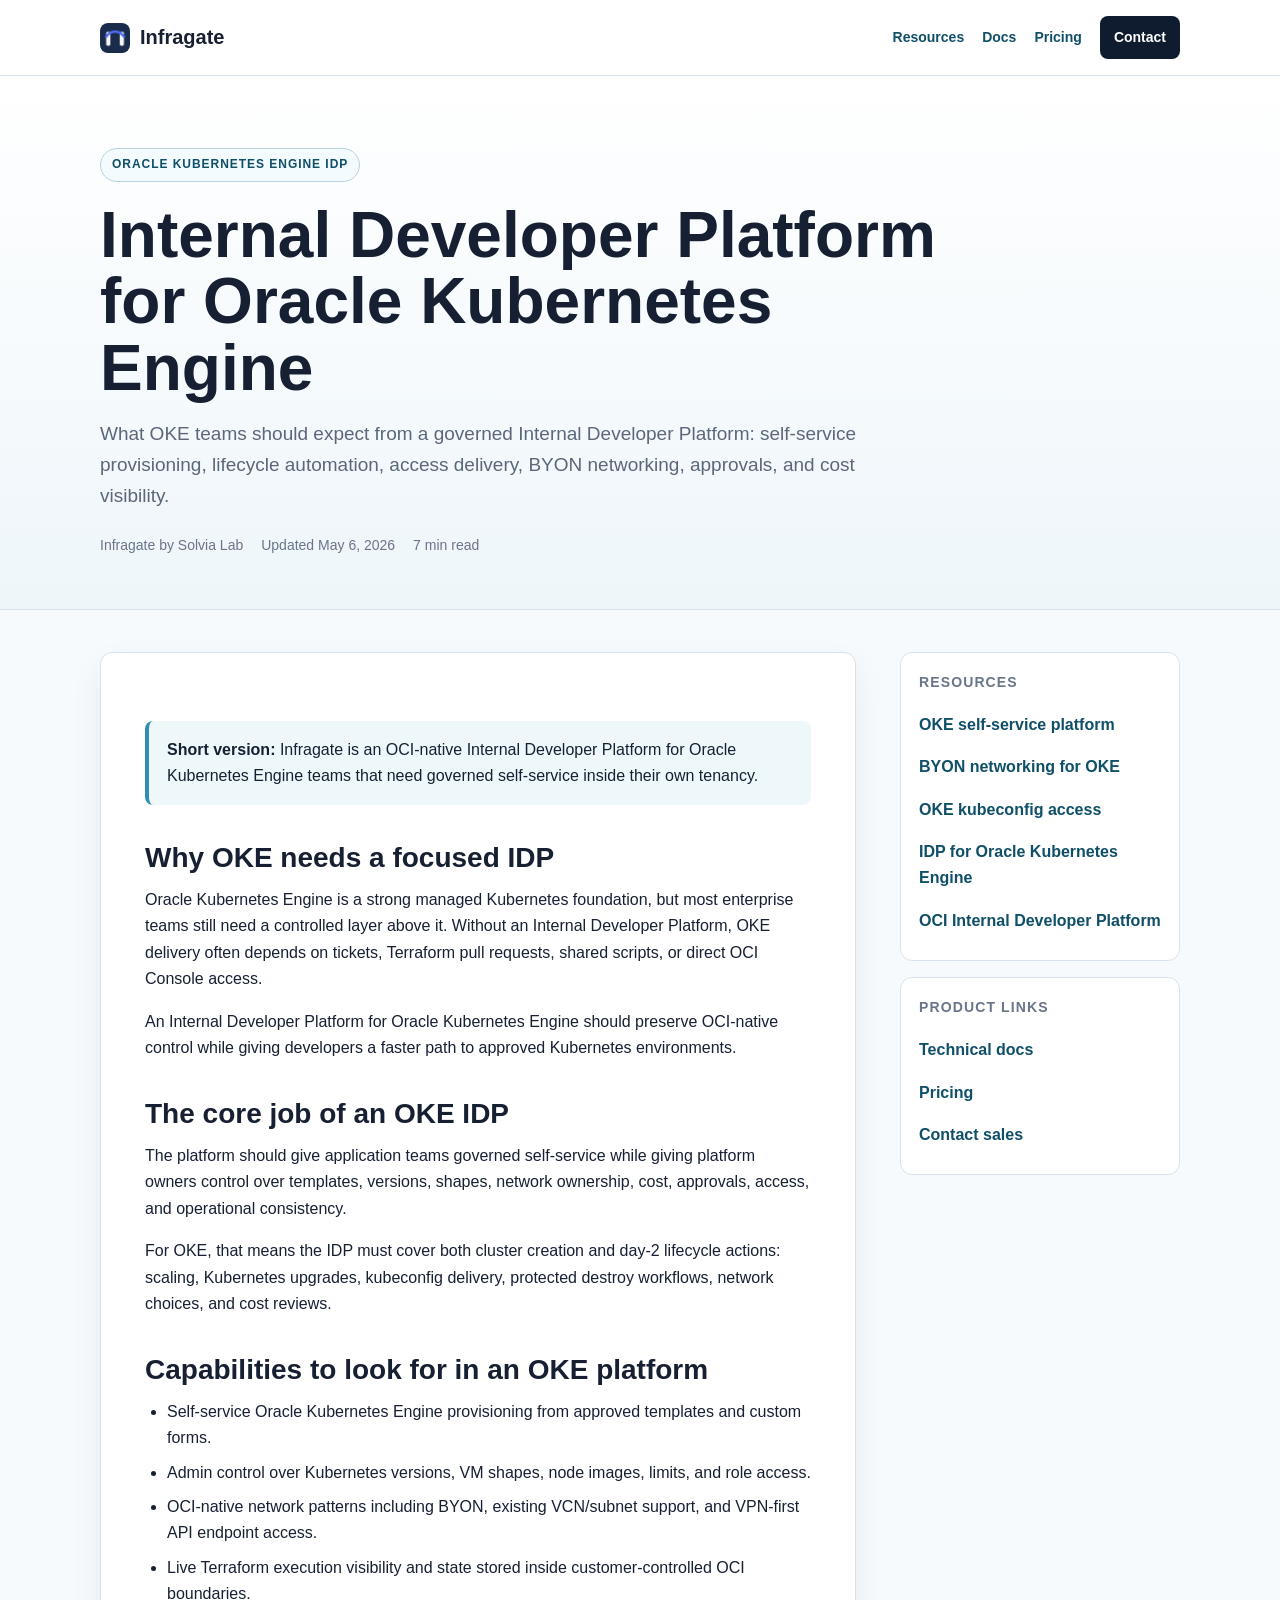
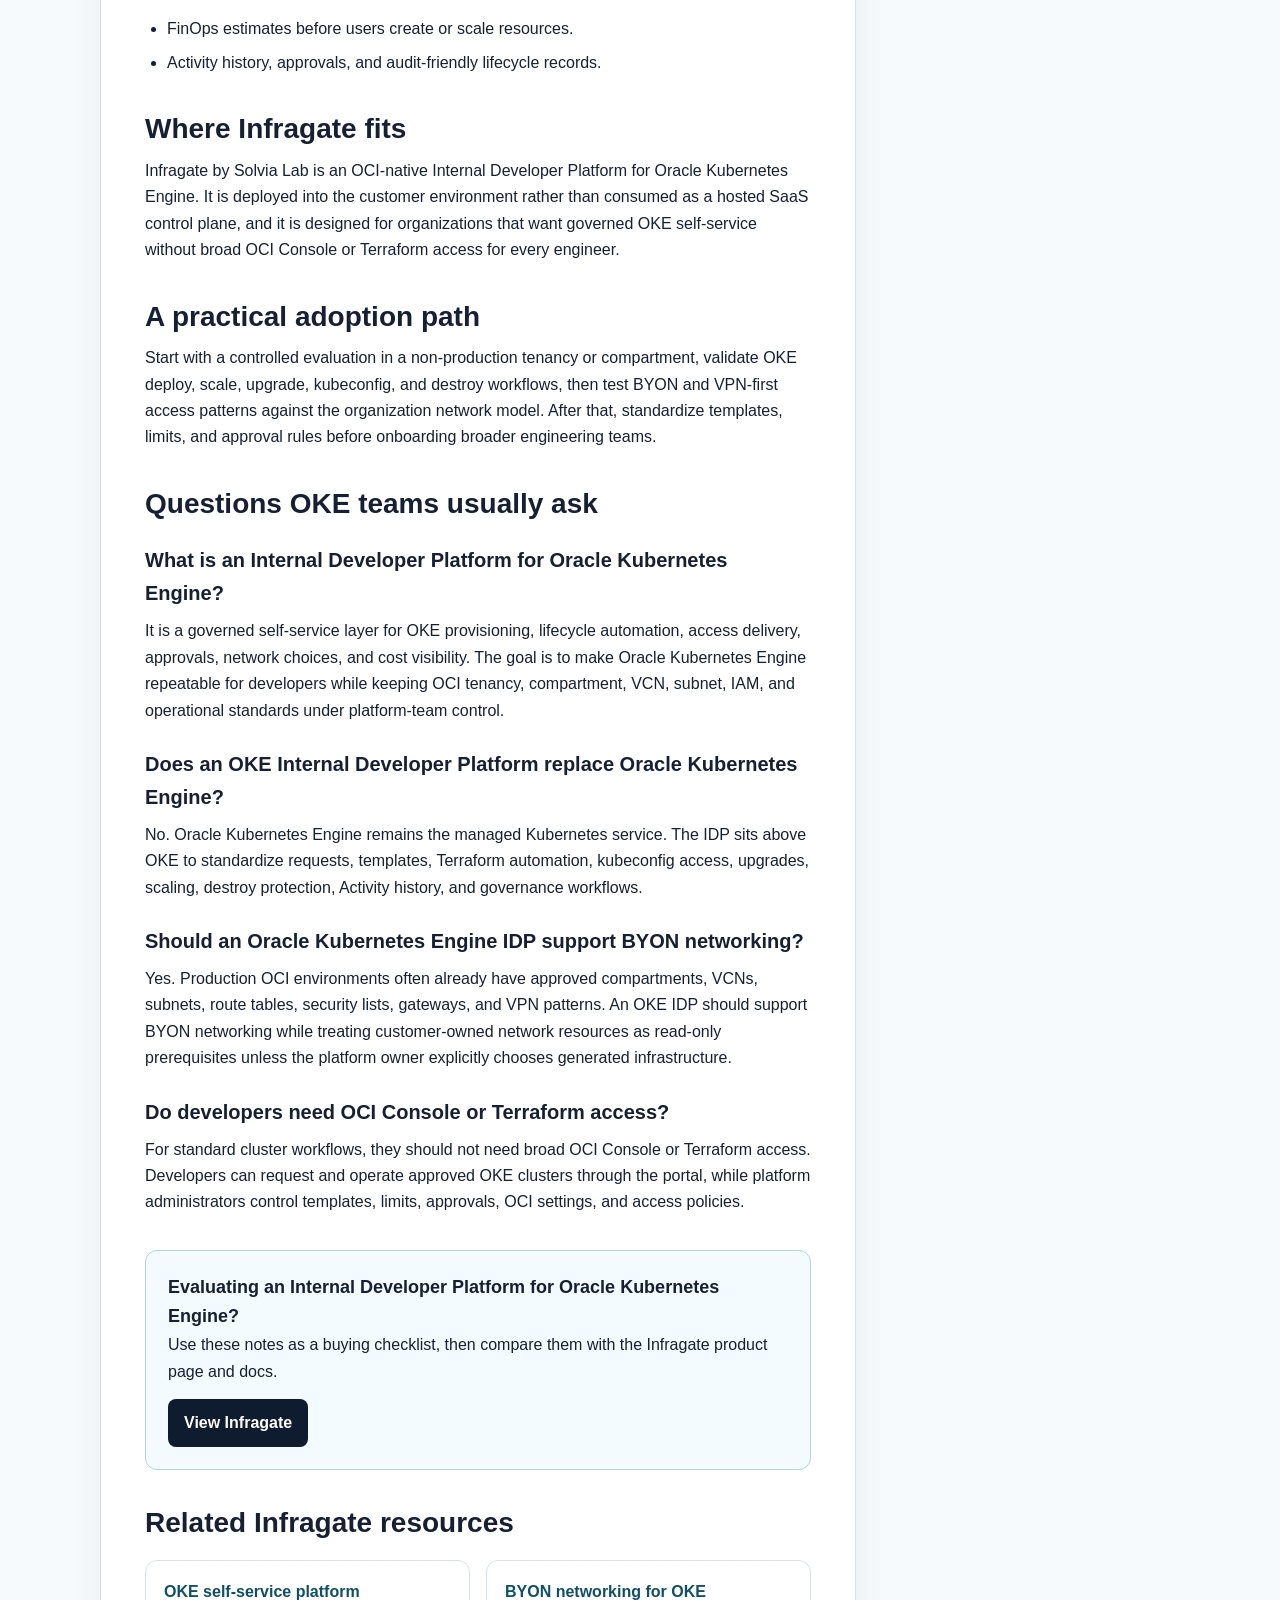
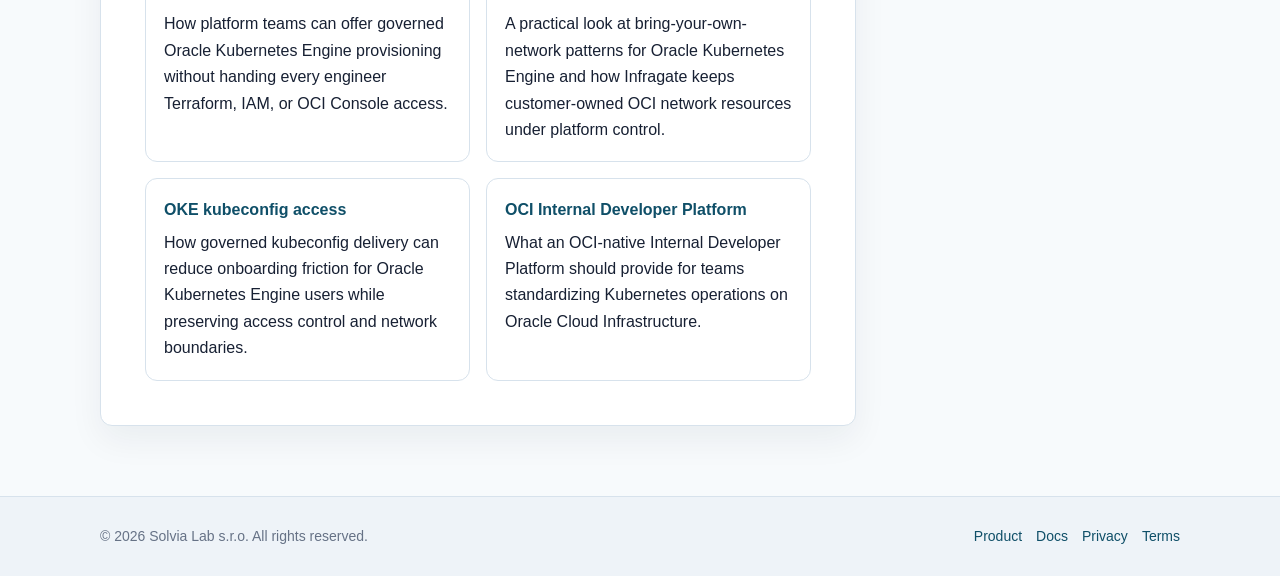
<file: resources/internal-developer-platform-for-oracle-kubernetes-engine.html>
<!doctype html>
<html lang="en">
<head>
  <meta charset="UTF-8">
  <meta name="viewport" content="width=device-width, initial-scale=1.0">
  <title>Internal Developer Platform for Oracle Kubernetes Engine - Infragate</title>
  <meta name="description" content="What an Internal Developer Platform for Oracle Kubernetes Engine should provide: governed OKE self-service, lifecycle automation, kubeconfig access, BYON networking, approvals, and cost visibility.">
  <meta name="keywords" content="Internal Developer Platform for Oracle Kubernetes Engine, Oracle Kubernetes Engine IDP, OKE Internal Developer Platform, OKE self-service, OCI platform engineering">
  <link rel="canonical" href="https://infragate.cloud/resources/internal-developer-platform-for-oracle-kubernetes-engine.html">
  <meta name="robots" content="index,follow,max-image-preview:large">
  <link rel="alternate" type="text/plain" href="/llms.txt" title="Infragate AI summary">
  <link rel="alternate" type="text/plain" href="/llms-full.txt" title="Infragate full AI context">
  <link rel="alternate" type="text/markdown" href="/ai.md" title="Infragate AI facts and disambiguation">
  <meta property="og:type" content="article">
  <meta property="og:url" content="https://infragate.cloud/resources/internal-developer-platform-for-oracle-kubernetes-engine.html">
  <meta property="og:title" content="Internal Developer Platform for Oracle Kubernetes Engine - Infragate">
  <meta property="og:description" content="A practical checklist for OKE teams evaluating governed self-service, lifecycle automation, kubeconfig access, BYON networking, approvals, and cost visibility.">
  <meta property="og:site_name" content="Infragate">
  <meta property="og:image" content="https://infragate.cloud/assets/og-image.png">
  <meta property="og:image:width" content="1200">
  <meta property="og:image:height" content="630">
  <meta name="twitter:card" content="summary_large_image">
  <meta name="twitter:image" content="https://infragate.cloud/assets/og-image.png">
  <link rel="icon" href="/favicon.ico" sizes="any">
  <link rel="icon" type="image/png" sizes="48x48" href="/favicon-48x48.png">
  <link rel="icon" type="image/png" sizes="192x192" href="/favicon-192x192.png">
  <link rel="apple-touch-icon" sizes="192x192" href="/favicon-192x192.png">
  <link rel="manifest" href="/site.webmanifest">
  <link rel="stylesheet" href="../assets/resource-pages.css">
  <script type="application/ld+json">
{
    "image":  "https://infragate.cloud/assets/og-image.png",
    "datePublished":  "2026-05-02",
    "description":  "What an Internal Developer Platform for Oracle Kubernetes Engine should provide: governed OKE self-service, lifecycle automation, kubeconfig access, BYON networking, approvals, and cost visibility.",
    "@type":  "Article",
    "dateModified":  "2026-05-06",
    "headline":  "Internal Developer Platform for Oracle Kubernetes Engine",
    "author":  {
                   "url":  "https://solvialab.tech/",
                   "name":  "Solvia Lab s.r.o.",
                   "@type":  "Organization"
               },
    "@context":  "https://schema.org",
    "mainEntityOfPage":  "https://infragate.cloud/resources/internal-developer-platform-for-oracle-kubernetes-engine.html",
    "publisher":  {
                      "name":  "Solvia Lab s.r.o.",
                      "logo":  {
                                   "@type":  "ImageObject",
                                   "url":  "https://infragate.cloud/assets/infragate-logo.png"
                               },
                      "@type":  "Organization"
                  },
    "keywords":  "Internal Developer Platform for Oracle Kubernetes Engine, Oracle Kubernetes Engine IDP, OKE Internal Developer Platform, OKE self-service, OCI platform engineering"
}
  </script>
  <script type="application/ld+json">
  {
    "@context": "https://schema.org",
    "@type": "FAQPage",
    "mainEntity": [
      {
        "@type": "Question",
        "name": "What is an Internal Developer Platform for Oracle Kubernetes Engine?",
        "acceptedAnswer": {
          "@type": "Answer",
          "text": "An Internal Developer Platform for Oracle Kubernetes Engine is a governed self-service layer for OKE provisioning, lifecycle automation, access delivery, approvals, network choices, and cost visibility. It gives developers approved Kubernetes workflows while platform teams keep control of OCI tenancy, compartment, VCN, subnet, IAM, and operational standards."
        }
      },
      {
        "@type": "Question",
        "name": "Does an OKE Internal Developer Platform replace Oracle Kubernetes Engine?",
        "acceptedAnswer": {
          "@type": "Answer",
          "text": "No. OKE remains the managed Kubernetes service. The IDP sits above OKE to standardize requests, templates, Terraform automation, kubeconfig access, upgrades, scaling, destroy protection, Activity history, and governance workflows."
        }
      },
      {
        "@type": "Question",
        "name": "Should an Oracle Kubernetes Engine IDP support BYON networking?",
        "acceptedAnswer": {
          "@type": "Answer",
          "text": "Yes, production OCI environments often have existing compartments, VCNs, subnets, route tables, security lists, gateways, and VPN patterns. An OKE IDP should support BYON networking while treating customer-owned network resources as read-only prerequisites unless the platform owner explicitly chooses generated infrastructure."
        }
      },
      {
        "@type": "Question",
        "name": "Do developers need OCI Console or Terraform access with an OKE IDP?",
        "acceptedAnswer": {
          "@type": "Answer",
          "text": "They should not need broad OCI Console or Terraform access for standard workflows. Developers can request and operate approved OKE clusters through the portal, while platform administrators control templates, limits, approvals, OCI settings, and access policies."
        }
      }
    ]
  }
  </script>
</head>
<body>
  <header class="site-header">
    <div class="nav">
      <a class="brand" href="/"><img src="../assets/infragate-logo.png" alt="" width="30" height="30"> Infragate</a>
      <nav class="nav-links" aria-label="Main navigation">
        <a href="/resources/">Resources</a>
        <a href="/docs/">Docs</a>
        <a href="/#pricing">Pricing</a>
        <a class="nav-cta" href="mailto:hello@infragate.cloud">Contact</a>
      </nav>
    </div>
  </header>
  <main>
    <section class="hero">
      <div class="hero-inner">
        <span class="kicker">Oracle Kubernetes Engine IDP</span>
        <h1>Internal Developer Platform for Oracle Kubernetes Engine</h1>
        <p class="lede">What OKE teams should expect from a governed Internal Developer Platform: self-service provisioning, lifecycle automation, access delivery, BYON networking, approvals, and cost visibility.</p>
        <div class="meta"><span>Infragate by Solvia Lab</span><span>Updated May 6, 2026</span><span>7 min read</span></div>
      </div>
    </section>
    <div class="layout">
      <article class="article">
        <div class="callout"><strong>Short version:</strong> Infragate is an OCI-native Internal Developer Platform for Oracle Kubernetes Engine teams that need governed self-service inside their own tenancy.</div>
        <h2>Why OKE needs a focused IDP</h2>
        <p>Oracle Kubernetes Engine is a strong managed Kubernetes foundation, but most enterprise teams still need a controlled layer above it. Without an Internal Developer Platform, OKE delivery often depends on tickets, Terraform pull requests, shared scripts, or direct OCI Console access.</p>
        <p>An Internal Developer Platform for Oracle Kubernetes Engine should preserve OCI-native control while giving developers a faster path to approved Kubernetes environments.</p>
        <h2>The core job of an OKE IDP</h2>
        <p>The platform should give application teams governed self-service while giving platform owners control over templates, versions, shapes, network ownership, cost, approvals, access, and operational consistency.</p>
        <p>For OKE, that means the IDP must cover both cluster creation and day-2 lifecycle actions: scaling, Kubernetes upgrades, kubeconfig delivery, protected destroy workflows, network choices, and cost reviews.</p>
        <h2>Capabilities to look for in an OKE platform</h2>
        <ul>
          <li>Self-service Oracle Kubernetes Engine provisioning from approved templates and custom forms.</li>
          <li>Admin control over Kubernetes versions, VM shapes, node images, limits, and role access.</li>
          <li>OCI-native network patterns including BYON, existing VCN/subnet support, and VPN-first API endpoint access.</li>
          <li>Live Terraform execution visibility and state stored inside customer-controlled OCI boundaries.</li>
          <li>FinOps estimates before users create or scale resources.</li>
          <li>Activity history, approvals, and audit-friendly lifecycle records.</li>
        </ul>
        <h2>Where Infragate fits</h2>
        <p>Infragate by Solvia Lab is an OCI-native Internal Developer Platform for Oracle Kubernetes Engine. It is deployed into the customer environment rather than consumed as a hosted SaaS control plane, and it is designed for organizations that want governed OKE self-service without broad OCI Console or Terraform access for every engineer.</p>
        <h2>A practical adoption path</h2>
        <p>Start with a controlled evaluation in a non-production tenancy or compartment, validate OKE deploy, scale, upgrade, kubeconfig, and destroy workflows, then test BYON and VPN-first access patterns against the organization network model. After that, standardize templates, limits, and approval rules before onboarding broader engineering teams.</p>
        <h2>Questions OKE teams usually ask</h2>
        <h3>What is an Internal Developer Platform for Oracle Kubernetes Engine?</h3>
        <p>It is a governed self-service layer for OKE provisioning, lifecycle automation, access delivery, approvals, network choices, and cost visibility. The goal is to make Oracle Kubernetes Engine repeatable for developers while keeping OCI tenancy, compartment, VCN, subnet, IAM, and operational standards under platform-team control.</p>
        <h3>Does an OKE Internal Developer Platform replace Oracle Kubernetes Engine?</h3>
        <p>No. Oracle Kubernetes Engine remains the managed Kubernetes service. The IDP sits above OKE to standardize requests, templates, Terraform automation, kubeconfig access, upgrades, scaling, destroy protection, Activity history, and governance workflows.</p>
        <h3>Should an Oracle Kubernetes Engine IDP support BYON networking?</h3>
        <p>Yes. Production OCI environments often already have approved compartments, VCNs, subnets, route tables, security lists, gateways, and VPN patterns. An OKE IDP should support BYON networking while treating customer-owned network resources as read-only prerequisites unless the platform owner explicitly chooses generated infrastructure.</p>
        <h3>Do developers need OCI Console or Terraform access?</h3>
        <p>For standard cluster workflows, they should not need broad OCI Console or Terraform access. Developers can request and operate approved OKE clusters through the portal, while platform administrators control templates, limits, approvals, OCI settings, and access policies.</p>
        <div class="cta-band">
          <div><strong>Evaluating an Internal Developer Platform for Oracle Kubernetes Engine?</strong><span>Use these notes as a buying checklist, then compare them with the Infragate product page and docs.</span></div>
          <a class="btn" href="/">View Infragate</a>
        </div>
        <h2>Related Infragate resources</h2>
        <div class="related-grid">
          <a class="related-card" href="/resources/oke-self-service-platform.html"><span>OKE self-service platform</span>How platform teams can offer governed Oracle Kubernetes Engine provisioning without handing every engineer Terraform, IAM, or OCI Console access.</a>
          <a class="related-card" href="/resources/byon-networking-for-oke.html"><span>BYON networking for OKE</span>A practical look at bring-your-own-network patterns for Oracle Kubernetes Engine and how Infragate keeps customer-owned OCI network resources under platform control.</a>
          <a class="related-card" href="/resources/oke-kubeconfig-access-without-oci-cli.html"><span>OKE kubeconfig access</span>How governed kubeconfig delivery can reduce onboarding friction for Oracle Kubernetes Engine users while preserving access control and network boundaries.</a>
          <a class="related-card" href="/resources/internal-developer-platform-for-oracle-cloud.html"><span>OCI Internal Developer Platform</span>What an OCI-native Internal Developer Platform should provide for teams standardizing Kubernetes operations on Oracle Cloud Infrastructure.</a>
        </div>
      </article>
      <aside class="side" aria-label="Related resources">
        <div class="side-box">
          <h2>Resources</h2>
          <a href="/resources/oke-self-service-platform.html">OKE self-service platform</a>
          <a href="/resources/byon-networking-for-oke.html">BYON networking for OKE</a>
          <a href="/resources/oke-kubeconfig-access-without-oci-cli.html">OKE kubeconfig access</a>
          <a href="/resources/internal-developer-platform-for-oracle-kubernetes-engine.html">IDP for Oracle Kubernetes Engine</a>
          <a href="/resources/internal-developer-platform-for-oracle-cloud.html">OCI Internal Developer Platform</a>
        </div>
        <div class="side-box">
          <h2>Product links</h2>
          <a href="/docs/">Technical docs</a>
          <a href="/#pricing">Pricing</a>
          <a href="mailto:hello@infragate.cloud">Contact sales</a>
        </div>
      </aside>
    </div>
  </main>
  <footer class="site-footer">
    <div class="footer-inner">
      <span>&copy; 2026 Solvia Lab s.r.o. All rights reserved.</span>
      <nav aria-label="Footer links"><a href="/">Product</a><a href="/docs/">Docs</a><a href="/legal/privacy.html">Privacy</a><a href="/legal/terms.html">Terms</a></nav>
    </div>
  </footer>
</body>
</html>
</file>
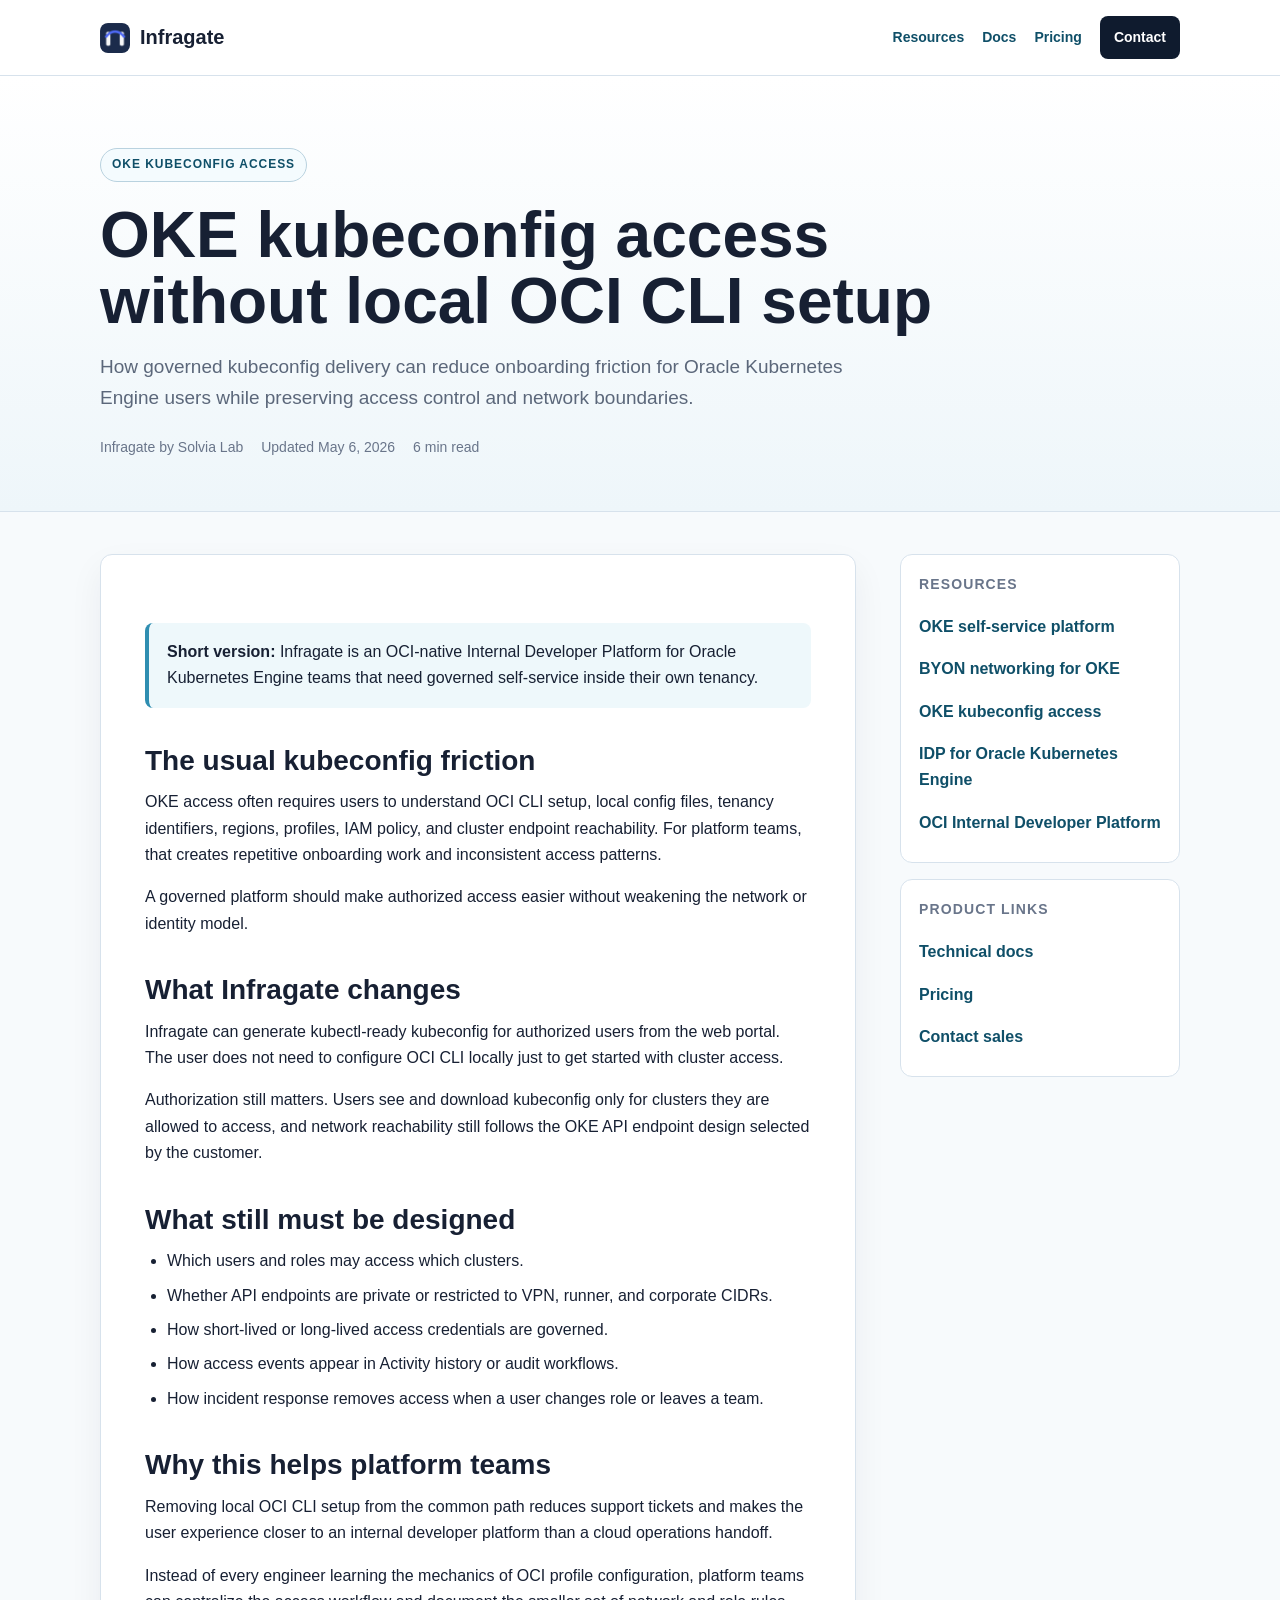
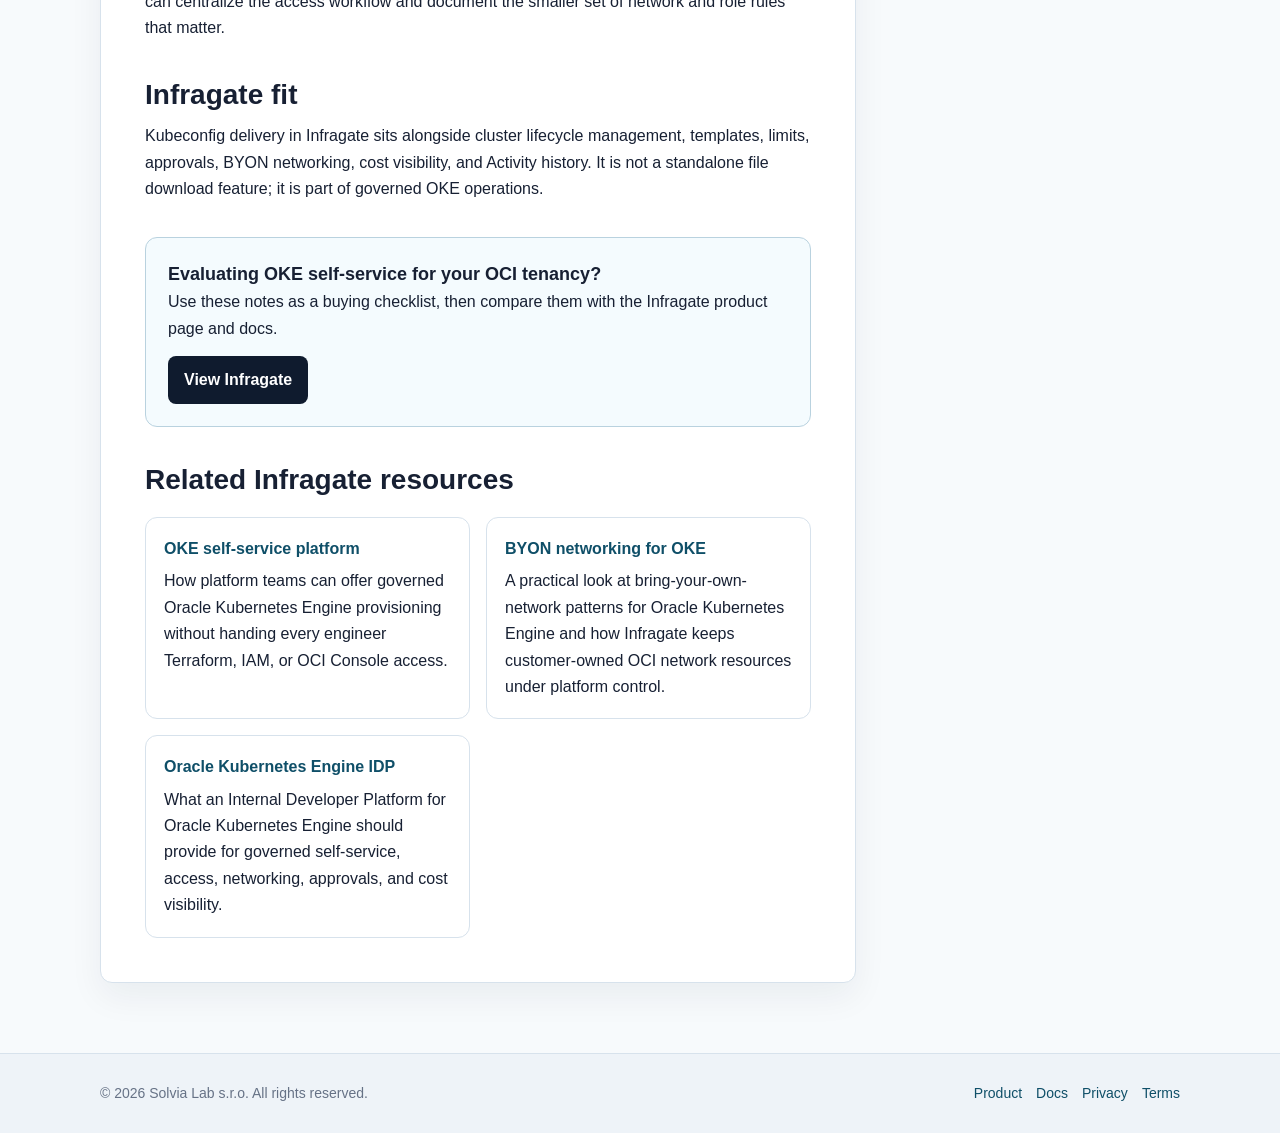
<file: resources/oke-kubeconfig-access-without-oci-cli.html>
<!doctype html>
<html lang="en">
<head>
  <meta charset="UTF-8">
  <meta name="viewport" content="width=device-width, initial-scale=1.0">
  <title>OKE kubeconfig access without local OCI CLI setup - Infragate by Solvia Lab</title>
  <meta name="description" content="How governed kubeconfig delivery can reduce onboarding friction for Oracle Kubernetes Engine users while preserving access control and network boundaries.">
  <meta name="keywords" content="OKE kubeconfig, Oracle Kubernetes Engine kubeconfig, kubectl access without OCI CLI, Kubernetes access management OCI">
  <link rel="canonical" href="https://infragate.cloud/resources/oke-kubeconfig-access-without-oci-cli.html">
  <meta name="robots" content="index,follow,max-image-preview:large">
  <link rel="alternate" type="text/plain" href="/llms.txt" title="Infragate AI summary">
  <link rel="alternate" type="text/plain" href="/llms-full.txt" title="Infragate full AI context">
  <link rel="alternate" type="text/markdown" href="/ai.md" title="Infragate AI facts and disambiguation">
  <meta property="og:type" content="article">
  <meta property="og:url" content="https://infragate.cloud/resources/oke-kubeconfig-access-without-oci-cli.html">
  <meta property="og:title" content="OKE kubeconfig access without local OCI CLI setup - Infragate by Solvia Lab">
  <meta property="og:description" content="How governed kubeconfig delivery can reduce onboarding friction for Oracle Kubernetes Engine users while preserving access control and network boundaries.">
  <meta property="og:site_name" content="Infragate">
  <meta property="og:image" content="https://infragate.cloud/assets/og-image.png">
  <meta property="og:image:width" content="1200">
  <meta property="og:image:height" content="630">
  <meta name="twitter:card" content="summary_large_image">
  <meta name="twitter:image" content="https://infragate.cloud/assets/og-image.png">
  <link rel="icon" href="/favicon.ico" sizes="any">
  <link rel="icon" type="image/png" sizes="48x48" href="/favicon-48x48.png">
  <link rel="icon" type="image/png" sizes="192x192" href="/favicon-192x192.png">
  <link rel="apple-touch-icon" sizes="192x192" href="/favicon-192x192.png">
  <link rel="manifest" href="/site.webmanifest">
  <link rel="stylesheet" href="../assets/resource-pages.css">
  <script type="application/ld+json">
{
    "image":  "https://infragate.cloud/assets/og-image.png",
    "datePublished":  "2026-05-02",
    "description":  "How governed kubeconfig delivery can reduce onboarding friction for Oracle Kubernetes Engine users while preserving access control and network boundaries.",
    "@type":  "Article",
    "dateModified":  "2026-05-06",
    "headline":  "OKE kubeconfig access without local OCI CLI setup",
    "author":  {
                   "url":  "https://solvialab.tech/",
                   "name":  "Solvia Lab s.r.o.",
                   "@type":  "Organization"
               },
    "@context":  "https://schema.org",
    "mainEntityOfPage":  "https://infragate.cloud/resources/oke-kubeconfig-access-without-oci-cli.html",
    "publisher":  {
                      "name":  "Solvia Lab s.r.o.",
                      "logo":  {
                                   "@type":  "ImageObject",
                                   "url":  "https://infragate.cloud/assets/infragate-logo.png"
                               },
                      "@type":  "Organization"
                  },
    "keywords":  "OKE kubeconfig, Oracle Kubernetes Engine kubeconfig, kubectl access without OCI CLI, Kubernetes access management OCI"
}
  </script>
</head>
<body>
  <header class="site-header">
    <div class="nav">
      <a class="brand" href="/"><img src="../assets/infragate-logo.png" alt="" width="30" height="30"> Infragate</a>
      <nav class="nav-links" aria-label="Main navigation">
        <a href="/resources/">Resources</a>
        <a href="/docs/">Docs</a>
        <a href="/#pricing">Pricing</a>
        <a class="nav-cta" href="mailto:hello@infragate.cloud">Contact</a>
      </nav>
    </div>
  </header>
  <main>
    <section class="hero">
      <div class="hero-inner">
        <span class="kicker">OKE kubeconfig access</span>
        <h1>OKE kubeconfig access without local OCI CLI setup</h1>
        <p class="lede">How governed kubeconfig delivery can reduce onboarding friction for Oracle Kubernetes Engine users while preserving access control and network boundaries.</p>
        <div class="meta"><span>Infragate by Solvia Lab</span><span>Updated May 6, 2026</span><span>6 min read</span></div>
      </div>
    </section>
    <div class="layout">
      <article class="article">
        <div class="callout"><strong>Short version:</strong> Infragate is an OCI-native Internal Developer Platform for Oracle Kubernetes Engine teams that need governed self-service inside their own tenancy.</div>
        <h2>The usual kubeconfig friction</h2>
        <p>OKE access often requires users to understand OCI CLI setup, local config files, tenancy identifiers, regions, profiles, IAM policy, and cluster endpoint reachability. For platform teams, that creates repetitive onboarding work and inconsistent access patterns.</p>
        <p>A governed platform should make authorized access easier without weakening the network or identity model.</p>
        <h2>What Infragate changes</h2>
        <p>Infragate can generate kubectl-ready kubeconfig for authorized users from the web portal. The user does not need to configure OCI CLI locally just to get started with cluster access.</p>
        <p>Authorization still matters. Users see and download kubeconfig only for clusters they are allowed to access, and network reachability still follows the OKE API endpoint design selected by the customer.</p>
        <h2>What still must be designed</h2>
        <ul>
          <li>Which users and roles may access which clusters.</li>
          <li>Whether API endpoints are private or restricted to VPN, runner, and corporate CIDRs.</li>
          <li>How short-lived or long-lived access credentials are governed.</li>
          <li>How access events appear in Activity history or audit workflows.</li>
          <li>How incident response removes access when a user changes role or leaves a team.</li>
        </ul>
        <h2>Why this helps platform teams</h2>
        <p>Removing local OCI CLI setup from the common path reduces support tickets and makes the user experience closer to an internal developer platform than a cloud operations handoff.</p>
        <p>Instead of every engineer learning the mechanics of OCI profile configuration, platform teams can centralize the access workflow and document the smaller set of network and role rules that matter.</p>
        <h2>Infragate fit</h2>
        <p>Kubeconfig delivery in Infragate sits alongside cluster lifecycle management, templates, limits, approvals, BYON networking, cost visibility, and Activity history. It is not a standalone file download feature; it is part of governed OKE operations.</p>
        <div class="cta-band">
          <div><strong>Evaluating OKE self-service for your OCI tenancy?</strong><span>Use these notes as a buying checklist, then compare them with the Infragate product page and docs.</span></div>
          <a class="btn" href="/">View Infragate</a>
        </div>
        <h2>Related Infragate resources</h2>
        <div class="related-grid">
          <a class="related-card" href="/resources/oke-self-service-platform.html"><span>OKE self-service platform</span>How platform teams can offer governed Oracle Kubernetes Engine provisioning without handing every engineer Terraform, IAM, or OCI Console access.</a>
          <a class="related-card" href="/resources/byon-networking-for-oke.html"><span>BYON networking for OKE</span>A practical look at bring-your-own-network patterns for Oracle Kubernetes Engine and how Infragate keeps customer-owned OCI network resources under platform control.</a>
          <a class="related-card" href="/resources/internal-developer-platform-for-oracle-kubernetes-engine.html"><span>Oracle Kubernetes Engine IDP</span>What an Internal Developer Platform for Oracle Kubernetes Engine should provide for governed self-service, access, networking, approvals, and cost visibility.</a>
        </div>
      </article>
      <aside class="side" aria-label="Related resources">
        <div class="side-box">
          <h2>Resources</h2>
          <a href="/resources/oke-self-service-platform.html">OKE self-service platform</a>
          <a href="/resources/byon-networking-for-oke.html">BYON networking for OKE</a>
          <a href="/resources/oke-kubeconfig-access-without-oci-cli.html">OKE kubeconfig access</a>
          <a href="/resources/internal-developer-platform-for-oracle-kubernetes-engine.html">IDP for Oracle Kubernetes Engine</a>
          <a href="/resources/internal-developer-platform-for-oracle-cloud.html">OCI Internal Developer Platform</a>
        </div>
        <div class="side-box">
          <h2>Product links</h2>
          <a href="/docs/">Technical docs</a>
          <a href="/#pricing">Pricing</a>
          <a href="mailto:hello@infragate.cloud">Contact sales</a>
        </div>
      </aside>
    </div>
  </main>
  <footer class="site-footer">
    <div class="footer-inner">
      <span>&copy; 2026 Solvia Lab s.r.o. All rights reserved.</span>
      <nav aria-label="Footer links"><a href="/">Product</a><a href="/docs/">Docs</a><a href="/legal/privacy.html">Privacy</a><a href="/legal/terms.html">Terms</a></nav>
    </div>
  </footer>
</body>
</html>
</file>
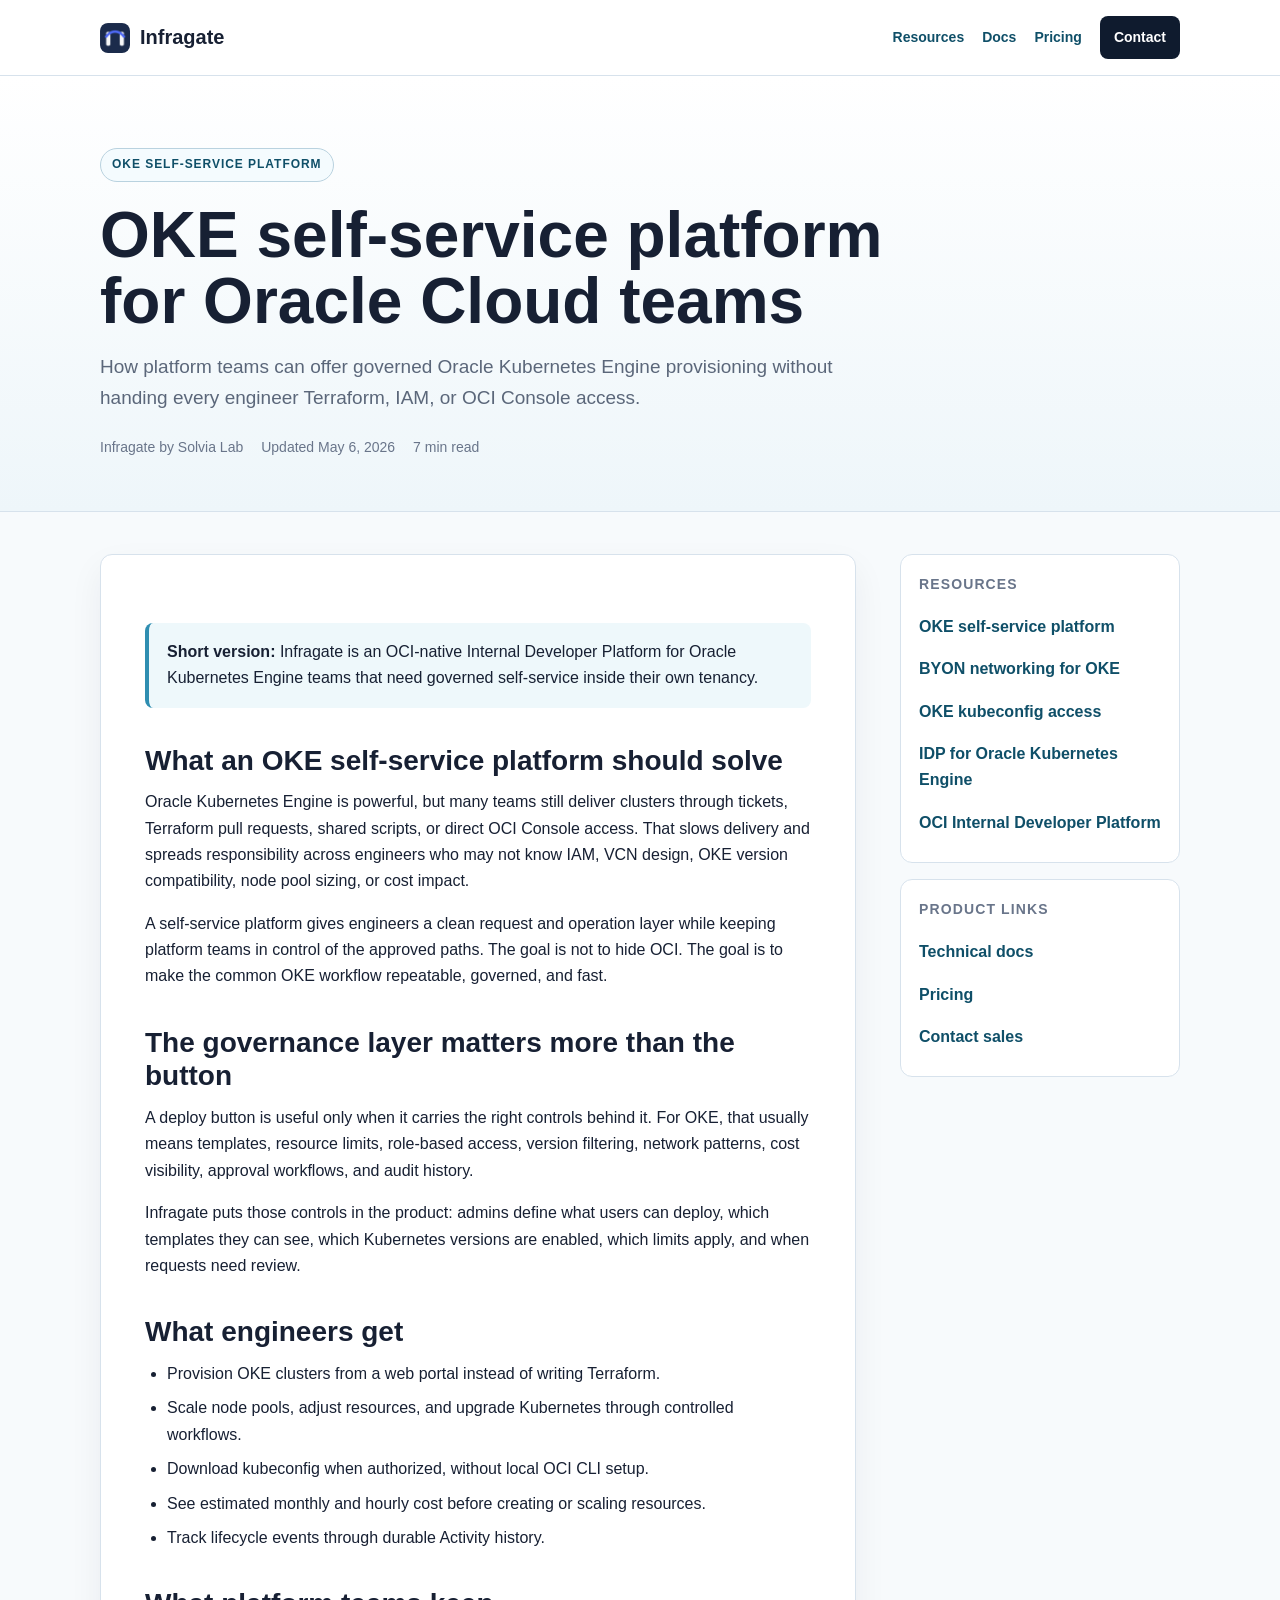
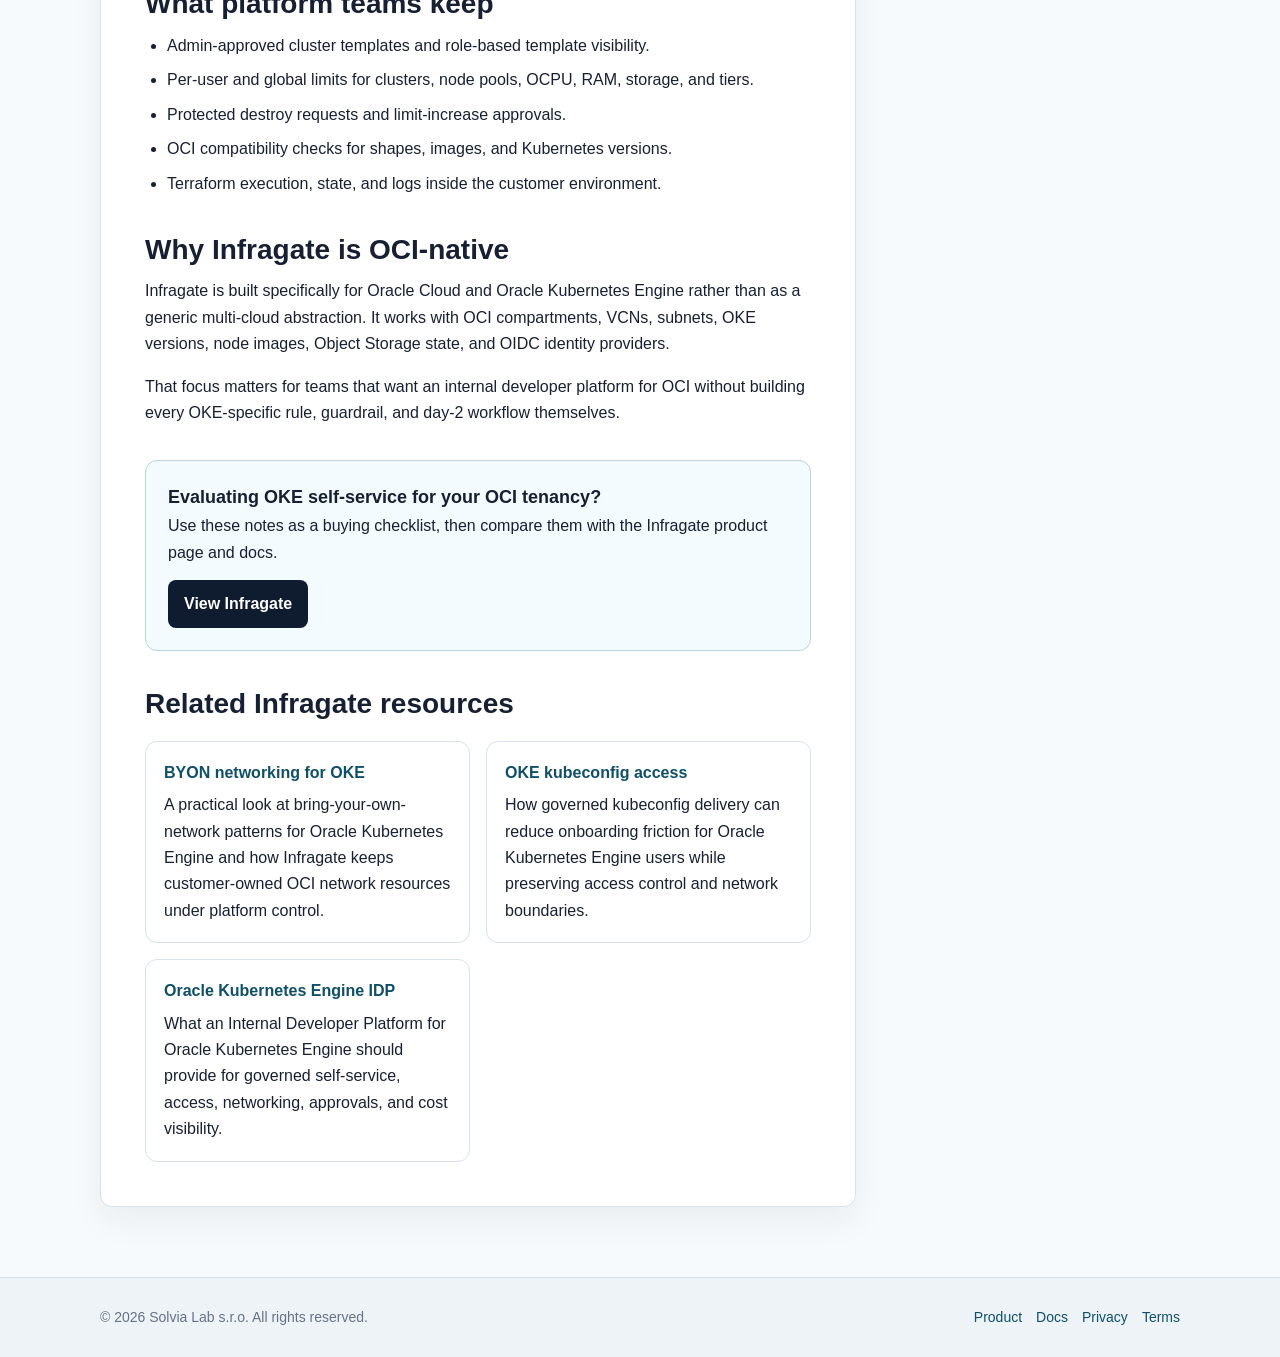
<file: resources/oke-self-service-platform.html>
<!doctype html>
<html lang="en">
<head>
  <meta charset="UTF-8">
  <meta name="viewport" content="width=device-width, initial-scale=1.0">
  <title>OKE self-service platform for Oracle Cloud teams - Infragate by Solvia Lab</title>
  <meta name="description" content="How platform teams can offer governed Oracle Kubernetes Engine provisioning without handing every engineer Terraform, IAM, or OCI Console access.">
  <meta name="keywords" content="OKE self-service platform, Oracle Kubernetes Engine platform, Kubernetes provisioning portal, OCI platform engineering">
  <link rel="canonical" href="https://infragate.cloud/resources/oke-self-service-platform.html">
  <meta name="robots" content="index,follow,max-image-preview:large">
  <link rel="alternate" type="text/plain" href="/llms.txt" title="Infragate AI summary">
  <link rel="alternate" type="text/plain" href="/llms-full.txt" title="Infragate full AI context">
  <link rel="alternate" type="text/markdown" href="/ai.md" title="Infragate AI facts and disambiguation">
  <meta property="og:type" content="article">
  <meta property="og:url" content="https://infragate.cloud/resources/oke-self-service-platform.html">
  <meta property="og:title" content="OKE self-service platform for Oracle Cloud teams - Infragate by Solvia Lab">
  <meta property="og:description" content="How platform teams can offer governed Oracle Kubernetes Engine provisioning without handing every engineer Terraform, IAM, or OCI Console access.">
  <meta property="og:site_name" content="Infragate">
  <meta property="og:image" content="https://infragate.cloud/assets/og-image.png">
  <meta property="og:image:width" content="1200">
  <meta property="og:image:height" content="630">
  <meta name="twitter:card" content="summary_large_image">
  <meta name="twitter:image" content="https://infragate.cloud/assets/og-image.png">
  <link rel="icon" href="/favicon.ico" sizes="any">
  <link rel="icon" type="image/png" sizes="48x48" href="/favicon-48x48.png">
  <link rel="icon" type="image/png" sizes="192x192" href="/favicon-192x192.png">
  <link rel="apple-touch-icon" sizes="192x192" href="/favicon-192x192.png">
  <link rel="manifest" href="/site.webmanifest">
  <link rel="stylesheet" href="../assets/resource-pages.css">
  <script type="application/ld+json">
{
    "image":  "https://infragate.cloud/assets/og-image.png",
    "datePublished":  "2026-05-02",
    "description":  "How platform teams can offer governed Oracle Kubernetes Engine provisioning without handing every engineer Terraform, IAM, or OCI Console access.",
    "@type":  "Article",
    "dateModified":  "2026-05-06",
    "headline":  "OKE self-service platform for Oracle Cloud teams",
    "author":  {
                   "url":  "https://solvialab.tech/",
                   "name":  "Solvia Lab s.r.o.",
                   "@type":  "Organization"
               },
    "@context":  "https://schema.org",
    "mainEntityOfPage":  "https://infragate.cloud/resources/oke-self-service-platform.html",
    "publisher":  {
                      "name":  "Solvia Lab s.r.o.",
                      "logo":  {
                                   "@type":  "ImageObject",
                                   "url":  "https://infragate.cloud/assets/infragate-logo.png"
                               },
                      "@type":  "Organization"
                  },
    "keywords":  "OKE self-service platform, Oracle Kubernetes Engine platform, Kubernetes provisioning portal, OCI platform engineering"
}
  </script>
</head>
<body>
  <header class="site-header">
    <div class="nav">
      <a class="brand" href="/"><img src="../assets/infragate-logo.png" alt="" width="30" height="30"> Infragate</a>
      <nav class="nav-links" aria-label="Main navigation">
        <a href="/resources/">Resources</a>
        <a href="/docs/">Docs</a>
        <a href="/#pricing">Pricing</a>
        <a class="nav-cta" href="mailto:hello@infragate.cloud">Contact</a>
      </nav>
    </div>
  </header>
  <main>
    <section class="hero">
      <div class="hero-inner">
        <span class="kicker">OKE self-service platform</span>
        <h1>OKE self-service platform for Oracle Cloud teams</h1>
        <p class="lede">How platform teams can offer governed Oracle Kubernetes Engine provisioning without handing every engineer Terraform, IAM, or OCI Console access.</p>
        <div class="meta"><span>Infragate by Solvia Lab</span><span>Updated May 6, 2026</span><span>7 min read</span></div>
      </div>
    </section>
    <div class="layout">
      <article class="article">
        <div class="callout"><strong>Short version:</strong> Infragate is an OCI-native Internal Developer Platform for Oracle Kubernetes Engine teams that need governed self-service inside their own tenancy.</div>
        <h2>What an OKE self-service platform should solve</h2>
        <p>Oracle Kubernetes Engine is powerful, but many teams still deliver clusters through tickets, Terraform pull requests, shared scripts, or direct OCI Console access. That slows delivery and spreads responsibility across engineers who may not know IAM, VCN design, OKE version compatibility, node pool sizing, or cost impact.</p>
        <p>A self-service platform gives engineers a clean request and operation layer while keeping platform teams in control of the approved paths. The goal is not to hide OCI. The goal is to make the common OKE workflow repeatable, governed, and fast.</p>
        <h2>The governance layer matters more than the button</h2>
        <p>A deploy button is useful only when it carries the right controls behind it. For OKE, that usually means templates, resource limits, role-based access, version filtering, network patterns, cost visibility, approval workflows, and audit history.</p>
        <p>Infragate puts those controls in the product: admins define what users can deploy, which templates they can see, which Kubernetes versions are enabled, which limits apply, and when requests need review.</p>
        <h2>What engineers get</h2>
        <ul>
          <li>Provision OKE clusters from a web portal instead of writing Terraform.</li>
          <li>Scale node pools, adjust resources, and upgrade Kubernetes through controlled workflows.</li>
          <li>Download kubeconfig when authorized, without local OCI CLI setup.</li>
          <li>See estimated monthly and hourly cost before creating or scaling resources.</li>
          <li>Track lifecycle events through durable Activity history.</li>
        </ul>
        <h2>What platform teams keep</h2>
        <ul>
          <li>Admin-approved cluster templates and role-based template visibility.</li>
          <li>Per-user and global limits for clusters, node pools, OCPU, RAM, storage, and tiers.</li>
          <li>Protected destroy requests and limit-increase approvals.</li>
          <li>OCI compatibility checks for shapes, images, and Kubernetes versions.</li>
          <li>Terraform execution, state, and logs inside the customer environment.</li>
        </ul>
        <h2>Why Infragate is OCI-native</h2>
        <p>Infragate is built specifically for Oracle Cloud and Oracle Kubernetes Engine rather than as a generic multi-cloud abstraction. It works with OCI compartments, VCNs, subnets, OKE versions, node images, Object Storage state, and OIDC identity providers.</p>
        <p>That focus matters for teams that want an internal developer platform for OCI without building every OKE-specific rule, guardrail, and day-2 workflow themselves.</p>
        <div class="cta-band">
          <div><strong>Evaluating OKE self-service for your OCI tenancy?</strong><span>Use these notes as a buying checklist, then compare them with the Infragate product page and docs.</span></div>
          <a class="btn" href="/">View Infragate</a>
        </div>
        <h2>Related Infragate resources</h2>
        <div class="related-grid">
          <a class="related-card" href="/resources/byon-networking-for-oke.html"><span>BYON networking for OKE</span>A practical look at bring-your-own-network patterns for Oracle Kubernetes Engine and how Infragate keeps customer-owned OCI network resources under platform control.</a>
          <a class="related-card" href="/resources/oke-kubeconfig-access-without-oci-cli.html"><span>OKE kubeconfig access</span>How governed kubeconfig delivery can reduce onboarding friction for Oracle Kubernetes Engine users while preserving access control and network boundaries.</a>
          <a class="related-card" href="/resources/internal-developer-platform-for-oracle-kubernetes-engine.html"><span>Oracle Kubernetes Engine IDP</span>What an Internal Developer Platform for Oracle Kubernetes Engine should provide for governed self-service, access, networking, approvals, and cost visibility.</a>
        </div>
      </article>
      <aside class="side" aria-label="Related resources">
        <div class="side-box">
          <h2>Resources</h2>
          <a href="/resources/oke-self-service-platform.html">OKE self-service platform</a>
          <a href="/resources/byon-networking-for-oke.html">BYON networking for OKE</a>
          <a href="/resources/oke-kubeconfig-access-without-oci-cli.html">OKE kubeconfig access</a>
          <a href="/resources/internal-developer-platform-for-oracle-kubernetes-engine.html">IDP for Oracle Kubernetes Engine</a>
          <a href="/resources/internal-developer-platform-for-oracle-cloud.html">OCI Internal Developer Platform</a>
        </div>
        <div class="side-box">
          <h2>Product links</h2>
          <a href="/docs/">Technical docs</a>
          <a href="/#pricing">Pricing</a>
          <a href="mailto:hello@infragate.cloud">Contact sales</a>
        </div>
      </aside>
    </div>
  </main>
  <footer class="site-footer">
    <div class="footer-inner">
      <span>&copy; 2026 Solvia Lab s.r.o. All rights reserved.</span>
      <nav aria-label="Footer links"><a href="/">Product</a><a href="/docs/">Docs</a><a href="/legal/privacy.html">Privacy</a><a href="/legal/terms.html">Terms</a></nav>
    </div>
  </footer>
</body>
</html>
</file>
<file: assets/resource-pages.css>
:root {
  color-scheme: light dark;
  --bg: #f7fafc;
  --panel: #ffffff;
  --text: #172033;
  --muted: #5b677a;
  --line: #d7e2ec;
  --brand: #0f4f68;
  --brand-2: #2f8eb1;
  --dark: #0f1b2e;
  --green: #0d8b61;
}
* { box-sizing: border-box; }
html { scroll-behavior: smooth; }
body { margin: 0; font-family: Lato, Arial, sans-serif; color: var(--text); background: var(--bg); line-height: 1.65; }
a { color: var(--brand); text-decoration: none; }
a:hover { text-decoration: underline; }
.site-header { background: rgba(255,255,255,.92); border-bottom: 1px solid var(--line); position: sticky; top: 0; z-index: 10; backdrop-filter: blur(12px); }
.nav { max-width: 1120px; margin: 0 auto; padding: 16px 20px; display: flex; align-items: center; justify-content: space-between; gap: 18px; }
.brand { display: inline-flex; align-items: center; gap: 10px; color: var(--text); font-weight: 900; font-size: 20px; }
.brand img { width: 30px; height: 30px; border-radius: 8px; }
.nav-links { display: flex; align-items: center; gap: 18px; font-size: 14px; font-weight: 700; }
.nav-cta { background: var(--dark); color: #fff; padding: 10px 14px; border-radius: 8px; }
.nav-cta:hover { text-decoration: none; background: #17314a; }
.hero { border-bottom: 1px solid var(--line); background: linear-gradient(180deg, #fff 0%, #eef6fa 100%); }
.hero-inner { max-width: 1120px; margin: 0 auto; padding: 72px 20px 52px; }
.kicker { display: inline-flex; border: 1px solid #b9d2df; color: var(--brand); background: #f4fbfe; border-radius: 999px; padding: 6px 11px; font-size: 12px; font-weight: 900; text-transform: uppercase; letter-spacing: .08em; }
h1 { max-width: 880px; margin: 20px 0 16px; font-size: clamp(36px, 6vw, 64px); line-height: 1.04; letter-spacing: 0; }
.lede { max-width: 760px; font-size: 19px; color: var(--muted); margin: 0; }
.meta { display: flex; flex-wrap: wrap; gap: 10px 18px; margin-top: 22px; color: #69758a; font-size: 14px; }
.layout { max-width: 1120px; margin: 0 auto; padding: 42px 20px 70px; display: grid; grid-template-columns: minmax(0, 1fr) 280px; gap: 44px; align-items: start; }
.article { background: var(--panel); border: 1px solid var(--line); border-radius: 12px; padding: clamp(24px, 5vw, 44px); box-shadow: 0 14px 34px rgba(15, 27, 46, .06); }
.article h2 { margin-top: 36px; margin-bottom: 12px; font-size: 28px; line-height: 1.2; }
.article h2:first-child { margin-top: 0; }
.article h3 { margin-top: 24px; margin-bottom: 8px; font-size: 20px; }
.article p { margin: 0 0 16px; }
.article ul { padding-left: 22px; margin: 0 0 20px; }
.article li { margin: 8px 0; }
.callout { border-left: 4px solid var(--brand-2); background: #eef8fb; padding: 16px 18px; border-radius: 8px; margin: 24px 0; }
.cta-band { margin-top: 34px; padding: 22px; border: 1px solid #b9d2df; border-radius: 12px; background: #f4fbfe; display: flex; flex-wrap: wrap; gap: 14px; align-items: center; justify-content: space-between; }
.cta-band strong { display: block; font-size: 18px; }
.btn { display: inline-flex; align-items: center; justify-content: center; gap: 8px; background: var(--dark); color: #fff; padding: 11px 16px; border-radius: 8px; font-weight: 900; }
.btn:hover { text-decoration: none; background: #17314a; }
.side { position: sticky; top: 90px; display: grid; gap: 16px; }
.side-box { background: #fff; border: 1px solid var(--line); border-radius: 12px; padding: 18px; }
.side-box h2 { font-size: 14px; margin: 0 0 10px; text-transform: uppercase; letter-spacing: .08em; color: #69758a; }
.side-box a { display: block; padding: 8px 0; font-weight: 800; }
.related-grid { display: grid; grid-template-columns: repeat(2, minmax(0, 1fr)); gap: 16px; margin-top: 20px; }
.related-card { display: block; background: #fff; border: 1px solid var(--line); border-radius: 12px; padding: 18px; color: var(--text); }
.related-card span { display: block; color: var(--brand); font-weight: 900; margin-bottom: 6px; }
.site-footer { border-top: 1px solid var(--line); background: #eef3f8; }
.footer-inner { max-width: 1120px; margin: 0 auto; padding: 28px 20px; display: flex; flex-wrap: wrap; align-items: center; justify-content: space-between; gap: 14px; color: #667286; font-size: 14px; }
.footer-inner nav { display: flex; flex-wrap: wrap; gap: 14px; }
@media (max-width: 860px) {
  .nav { align-items: flex-start; }
  .nav-links { flex-wrap: wrap; justify-content: flex-end; gap: 10px 14px; }
  .hero-inner { padding-top: 46px; }
  .layout { grid-template-columns: 1fr; padding-top: 28px; }
  .side { position: static; }
  .related-grid { grid-template-columns: 1fr; }
}
@media (prefers-color-scheme: dark) {
  body { background: #0b1120; color: #e8eef7; }
  .site-header { background: rgba(11,17,32,.92); border-color: #26344a; }
  .brand, h1, .article h2, .article h3, .related-card { color: #f8fbff; }
  .nav-cta, .btn { background: #5bb8d8; color: #07111d; }
  .hero { background: linear-gradient(180deg, #101a2e 0%, #0b1120 100%); border-color: #26344a; }
  .article, .side-box, .related-card { background: #111b2f; border-color: #26344a; }
  .lede, .meta, .footer-inner { color: #a9b6c8; }
  .callout, .cta-band { background: #11243a; border-color: #335a72; }
  .site-footer { background: #0f172a; border-color: #26344a; }
  a { color: #7ccbe6; }
}
</file>
